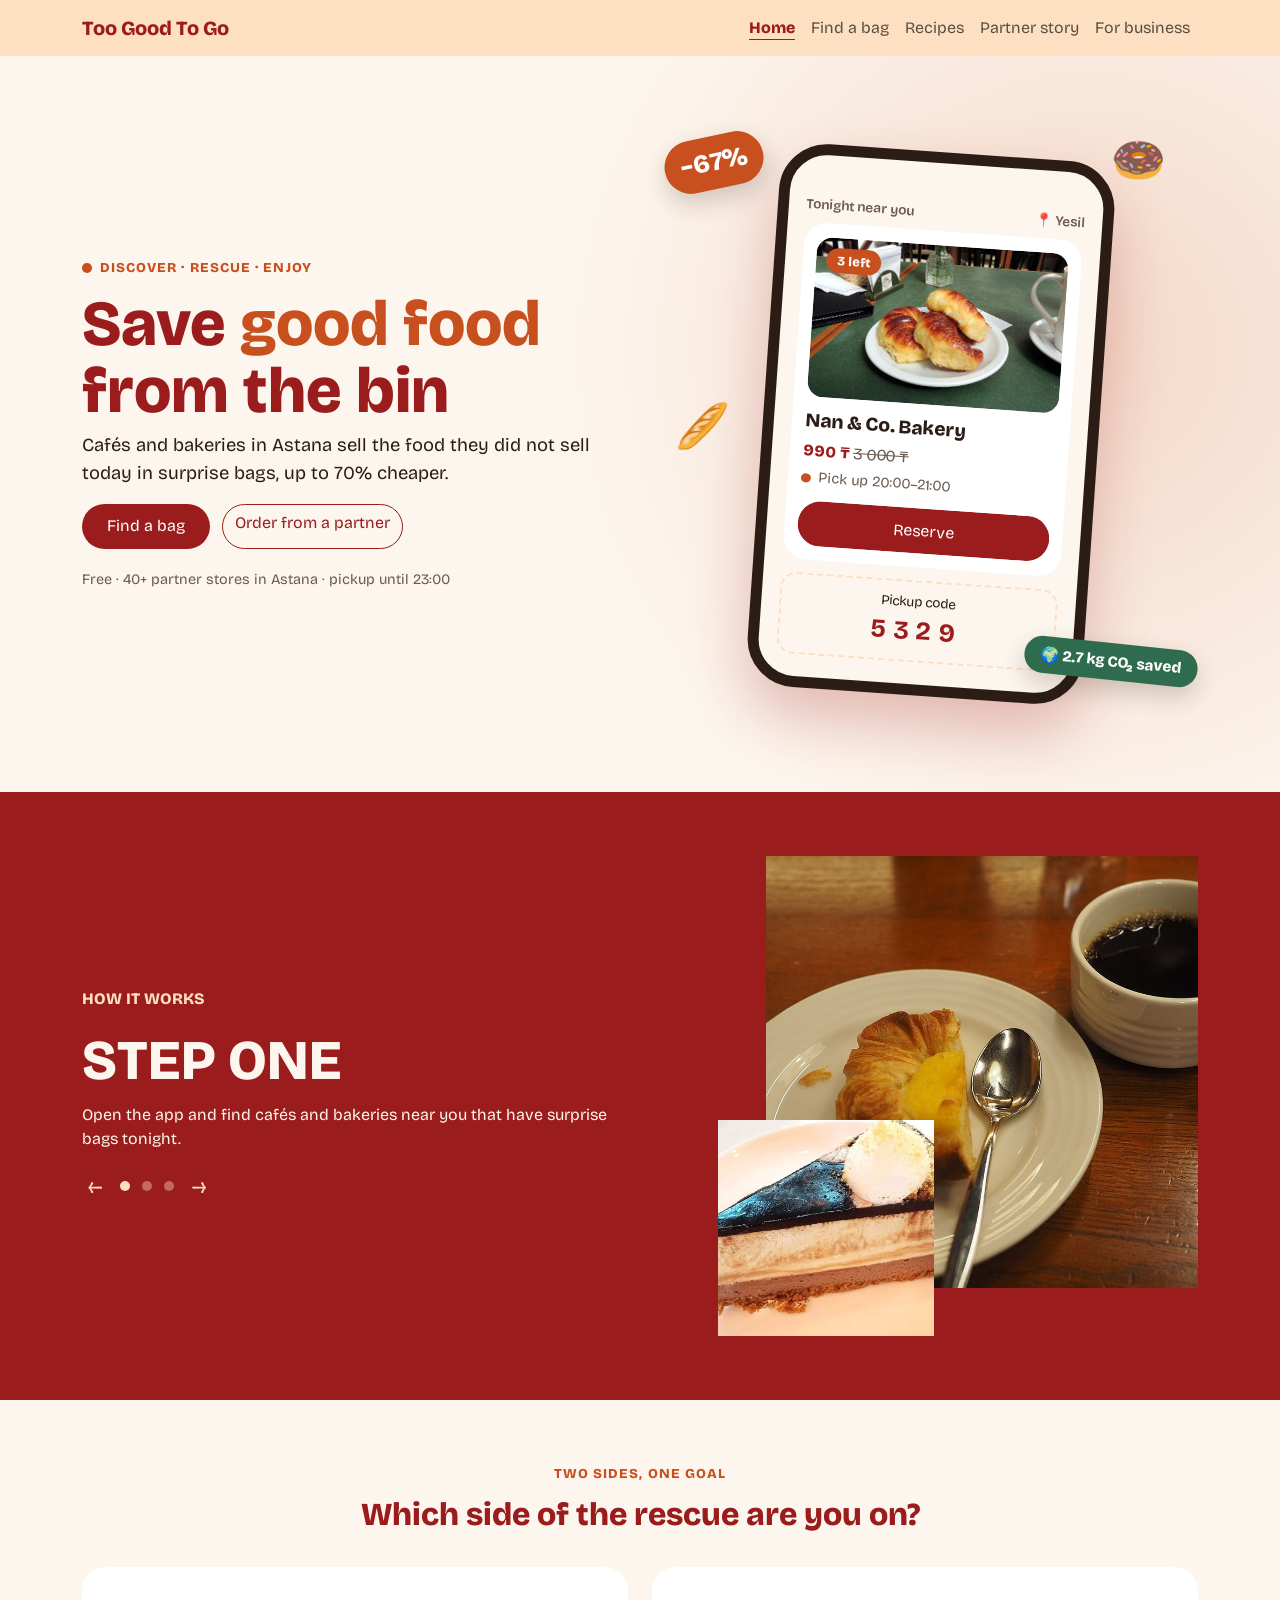
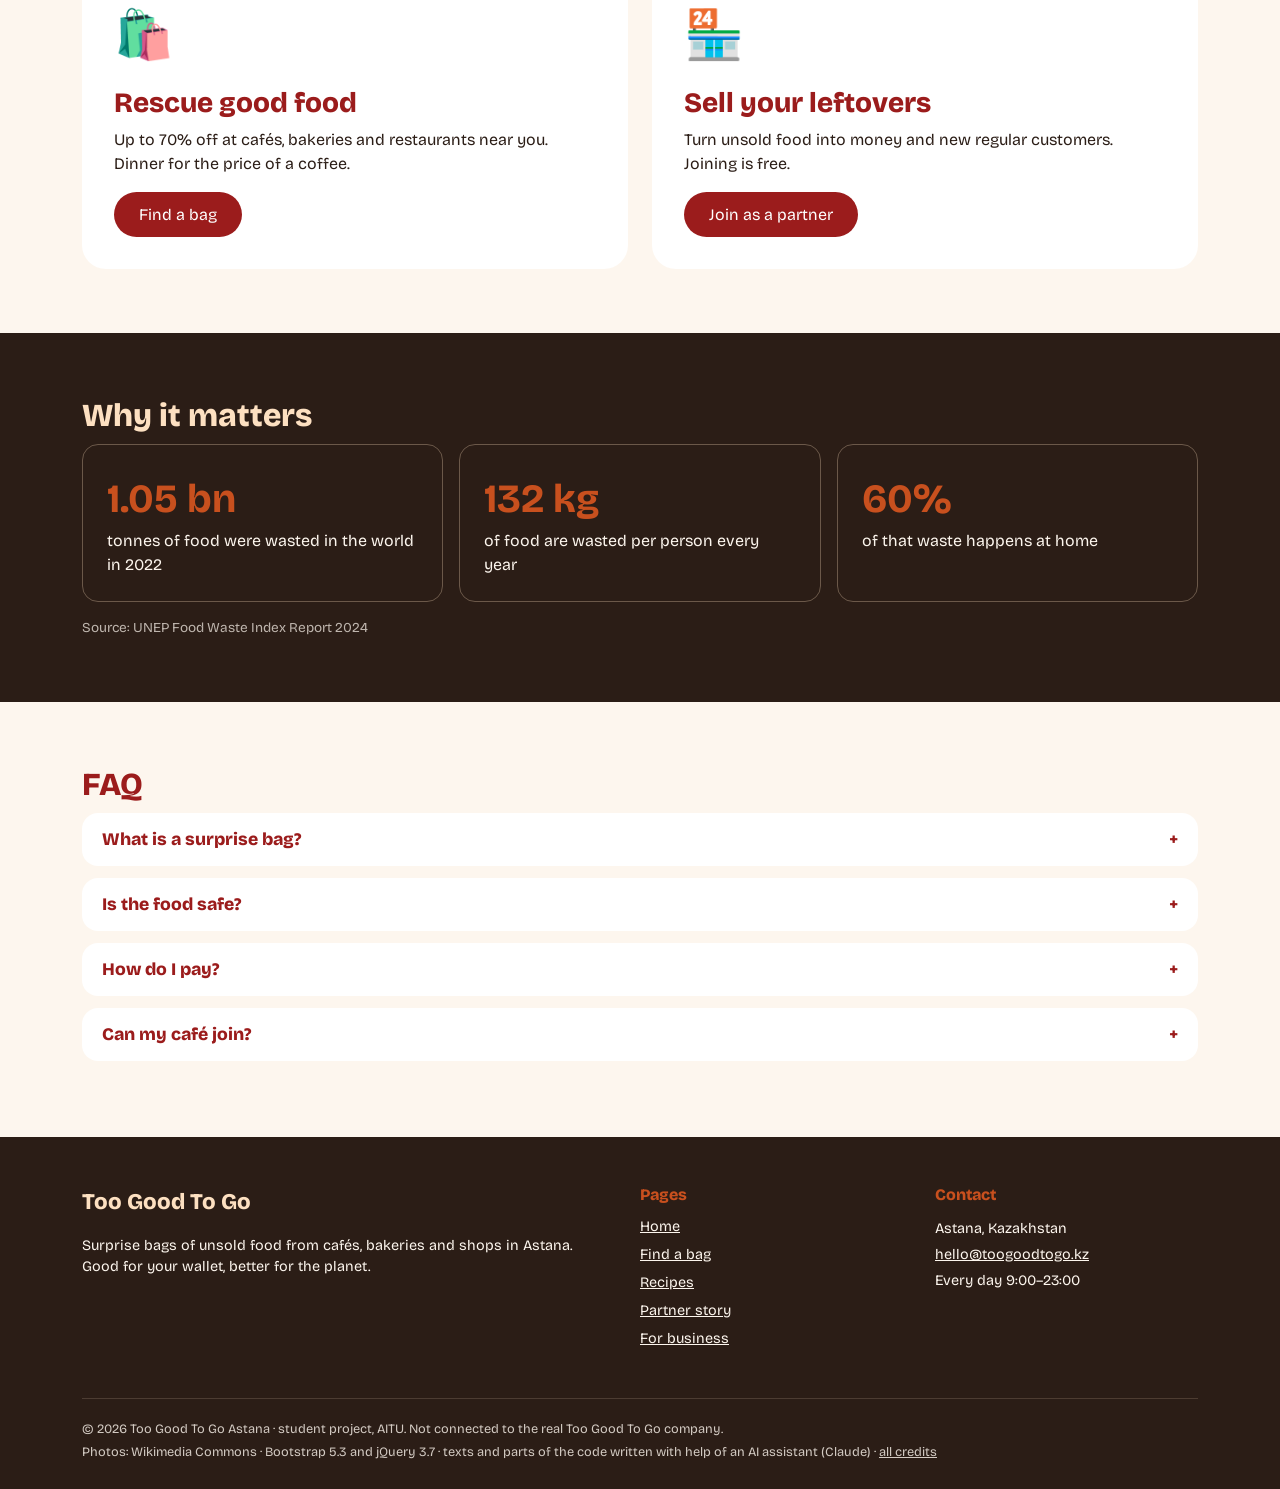
<file: index.html>
<!DOCTYPE html>
<html lang="en">
<head>
    <meta charset="UTF-8">
    <meta name="viewport" content="width=device-width, initial-scale=1">
    <title>Too Good To Go Astana</title>
    <link href="https://fonts.googleapis.com/css2?family=Bricolage+Grotesque:wght@400;600;800&display=swap" rel="stylesheet">
    <link href="https://cdn.jsdelivr.net/npm/bootstrap@5.3.8/dist/css/bootstrap.min.css" rel="stylesheet"
          integrity="sha384-sRIl4kxILFvY47J16cr9ZwB07vP4J8+LH7qKQnuqkuIAvNWLzeN8tE5YBujZqJLB" crossorigin="anonymous">
    <link rel="stylesheet" href="css/style.css">
    <link rel="stylesheet" href="css/home.css">
</head>
<body>

<header>
    <nav class="navbar navbar-expand-lg">
        <div class="container">
            <a class="navbar-brand" href="index.html">Too Good To Go</a>
            <button class="navbar-toggler" type="button" data-bs-toggle="collapse" data-bs-target="#menu"
                    aria-controls="menu" aria-expanded="false" aria-label="Open the menu">
                <span class="navbar-toggler-icon"></span>
            </button>
            <div class="collapse navbar-collapse" id="menu">
                <ul class="navbar-nav ms-auto">
                    <li class="nav-item"><a class="nav-link active" aria-current="page" href="index.html">Home</a></li>
                    <li class="nav-item"><a class="nav-link" href="bags.html">Find a bag</a></li>
                    <li class="nav-item"><a class="nav-link" href="recipes.html">Recipes</a></li>
                    <li class="nav-item"><a class="nav-link" href="store.html">Partner story</a></li>
                    <li class="nav-item"><a class="nav-link" href="business.html">For business</a></li>
                </ul>
            </div>
        </div>
    </nav>
</header>

<main>
    <!-- Hero: text on the left, a phone made only with HTML and CSS on the right -->
    <section class="hero">
        <div class="container">
            <div class="row align-items-center g-4 g-lg-5">
                <div class="col-lg-6">
                    <p class="eyebrow"><span class="live-dot"></span>Discover · Rescue · Enjoy</p>
                    <h1>Save <span class="highlight">good food</span> from the bin</h1>
                    <p class="hero-lead">Cafés and bakeries in Astana sell the food they did not sell today in
                        surprise bags, up to 70% cheaper.</p>
                    <div class="hero-buttons">
                        <a class="btn btn-brand" href="bags.html">Find a bag</a>
                        <a class="btn btn-line" href="store.html#order">Order from a partner</a>
                    </div>
                    <p class="hero-note">Free · 40+ partner stores in Astana · pickup until 23:00</p>
                </div>
                <div class="col-lg-6">
                    <div class="hero-visual">
                        <div class="phone">
                            <p class="phone-top"><span>Tonight near you</span> <span>📍 Yesil</span></p>
                            <div class="phone-bag">
                                <div class="phone-photo">
                                    <img src="images/croissant.jpg" alt="Croissants on a plate">
                                    <span class="phone-left">3 left</span>
                                </div>
                                <p class="phone-store">Nan &amp; Co. Bakery</p>
                                <p class="price">990 ₸ <s>3 000 ₸</s></p>
                                <p class="phone-time"><span class="live-dot"></span>Pick up 20:00–21:00</p>
                                <a class="btn btn-brand w-100" href="store.html#order">Reserve</a>
                            </div>
                            <p class="phone-code">Pickup code <strong>5329</strong></p>
                        </div>
                        <span class="sticker sticker-sale" aria-hidden="true">−67%</span>
                        <span class="sticker sticker-co2" aria-hidden="true">🌍 2.7 kg CO₂ saved</span>
                        <span class="sticker-emoji sticker-bread" aria-hidden="true">🥖</span>
                        <span class="sticker-emoji sticker-donut" aria-hidden="true">🍩</span>
                    </div>
                </div>
            </div>
        </div>
    </section>

    <!-- How it works: Bootstrap carousel with 3 slides, arrows and dots under the text -->
    <section class="how">
        <div class="container">
            <div id="howCarousel" class="carousel slide">
                <div class="carousel-inner">
                    <div class="carousel-item active">
                        <div class="row align-items-center g-4">
                            <div class="col-md-6">
                                <p class="how-label">How it works</p>
                                <h2>Step one</h2>
                                <p>Open the app and find cafés and bakeries near you that have surprise bags tonight.</p>
                                <div class="how-controls">
                                    <button type="button" data-bs-target="#howCarousel" data-bs-slide="prev" aria-label="Previous step">←</button>
                                    <button type="button" class="dot active" data-bs-target="#howCarousel" data-bs-slide-to="0" aria-label="Step 1"></button>
                                    <button type="button" class="dot" data-bs-target="#howCarousel" data-bs-slide-to="1" aria-label="Step 2"></button>
                                    <button type="button" class="dot" data-bs-target="#howCarousel" data-bs-slide-to="2" aria-label="Step 3"></button>
                                    <button type="button" data-bs-target="#howCarousel" data-bs-slide="next" aria-label="Next step">→</button>
                                </div>
                            </div>
                            <div class="col-md-6">
                                <div class="how-photos">
                                    <img src="images/coffee.jpg" class="how-big" alt="Coffee and a pastry">
                                    <img src="images/cake.jpg" class="how-small" alt="A slice of cake">
                                </div>
                            </div>
                        </div>
                    </div>
                    <div class="carousel-item">
                        <div class="row align-items-center g-4">
                            <div class="col-md-6">
                                <p class="how-label">How it works</p>
                                <h2>Step two</h2>
                                <p>Reserve a bag and pay in the app. The café keeps it for you until pickup time.</p>
                                <div class="how-controls">
                                    <button type="button" data-bs-target="#howCarousel" data-bs-slide="prev" aria-label="Previous step">←</button>
                                    <button type="button" class="dot" data-bs-target="#howCarousel" data-bs-slide-to="0" aria-label="Step 1"></button>
                                    <button type="button" class="dot active" data-bs-target="#howCarousel" data-bs-slide-to="1" aria-label="Step 2"></button>
                                    <button type="button" class="dot" data-bs-target="#howCarousel" data-bs-slide-to="2" aria-label="Step 3"></button>
                                    <button type="button" data-bs-target="#howCarousel" data-bs-slide="next" aria-label="Next step">→</button>
                                </div>
                            </div>
                            <div class="col-md-6">
                                <div class="how-photos">
                                    <img src="images/doner.jpg" class="how-big" alt="Döner wrap">
                                    <img src="images/manti.jpg" class="how-small" alt="Mantı with yogurt">
                                </div>
                            </div>
                        </div>
                    </div>
                    <div class="carousel-item">
                        <div class="row align-items-center g-4">
                            <div class="col-md-6">
                                <p class="how-label">How it works</p>
                                <h2>Step three</h2>
                                <p>Show your code at the counter, take your bag home and enjoy good food.</p>
                                <div class="how-controls">
                                    <button type="button" data-bs-target="#howCarousel" data-bs-slide="prev" aria-label="Previous step">←</button>
                                    <button type="button" class="dot" data-bs-target="#howCarousel" data-bs-slide-to="0" aria-label="Step 1"></button>
                                    <button type="button" class="dot" data-bs-target="#howCarousel" data-bs-slide-to="1" aria-label="Step 2"></button>
                                    <button type="button" class="dot active" data-bs-target="#howCarousel" data-bs-slide-to="2" aria-label="Step 3"></button>
                                    <button type="button" data-bs-target="#howCarousel" data-bs-slide="next" aria-label="Next step">→</button>
                                </div>
                            </div>
                            <div class="col-md-6">
                                <div class="how-photos">
                                    <img src="images/fried-rice.jpg" class="how-big" alt="Fried rice">
                                    <img src="images/bread-pudding.jpg" class="how-small" alt="Bread pudding">
                                </div>
                            </div>
                        </div>
                    </div>
                </div>
            </div>
        </div>
    </section>

    <!-- Two sides: two cards in my own grid -->
    <section class="sides">
        <div class="container">
            <p class="eyebrow text-center">Two sides, one goal</p>
            <h2 class="text-center">Which side of the rescue are you on?</h2>
            <div class="sides-grid">
                <article class="side">
                    <span class="side-emoji" aria-hidden="true">🛍️</span>
                    <h3>Rescue good food</h3>
                    <p>Up to 70% off at cafés, bakeries and restaurants near you. Dinner for the price of a coffee.</p>
                    <a class="btn btn-brand" href="bags.html">Find a bag</a>
                </article>
                <article class="side">
                    <span class="side-emoji" aria-hidden="true">🏪</span>
                    <h3>Sell your leftovers</h3>
                    <p>Turn unsold food into money and new regular customers. Joining is free.</p>
                    <a class="btn btn-brand" href="business.html">Join as a partner</a>
                </article>
            </div>
        </div>
    </section>

    <!-- Numbers: my own grid -->
    <section class="numbers">
        <div class="container">
            <h2>Why it matters</h2>
            <ul class="stats">
                <li><strong>1.05 bn</strong> tonnes of food were wasted in the world in 2022</li>
                <li><strong>132 kg</strong> of food are wasted per person every year</li>
                <li><strong>60%</strong> of that waste happens at home</li>
            </ul>
            <p class="source">Source: UNEP Food Waste Index Report 2024</p>
        </div>
    </section>

    <!-- FAQ: my own accordion, opened and closed with jQuery (js/home.js) -->
    <section>
        <div class="container">
            <h2>FAQ</h2>
            <div class="faq">
                <div class="faq-item">
                    <h3><button class="faq-question" type="button" aria-expanded="false">What is a surprise bag?</button></h3>
                    <div class="faq-answer">
                        <p>Food that a café did not sell today. You know the café, but not what exactly is inside.</p>
                    </div>
                </div>
                <div class="faq-item">
                    <h3><button class="faq-question" type="button" aria-expanded="false">Is the food safe?</button></h3>
                    <div class="faq-answer">
                        <p>Yes. It is fresh today, it just will not be sold tomorrow.</p>
                    </div>
                </div>
                <div class="faq-item">
                    <h3><button class="faq-question" type="button" aria-expanded="false">How do I pay?</button></h3>
                    <div class="faq-answer">
                        <p>You choose the food and the pickup time on the website and pay at the counter.</p>
                    </div>
                </div>
                <div class="faq-item">
                    <h3><button class="faq-question" type="button" aria-expanded="false">Can my café join?</button></h3>
                    <div class="faq-answer">
                        <p>Yes, it is free. Fill in the form on the <a href="business.html">For business</a> page.</p>
                    </div>
                </div>
            </div>
        </div>
    </section>
</main>

<footer>
    <div class="container">
        <!-- my own grid: 1 column on a phone, 3 from 768px -->
        <div class="footer-grid">
            <div>
                <p class="footer-brand">Too Good To Go</p>
                <p>Surprise bags of unsold food from cafés, bakeries and shops in Astana.
                    Good for your wallet, better for the planet.</p>
            </div>
            <nav aria-label="Footer menu">
                <h2 class="footer-title">Pages</h2>
                <ul class="footer-list">
                    <li><a href="index.html">Home</a></li>
                    <li><a href="bags.html">Find a bag</a></li>
                    <li><a href="recipes.html">Recipes</a></li>
                    <li><a href="store.html">Partner story</a></li>
                    <li><a href="business.html">For business</a></li>
                </ul>
            </nav>
            <div>
                <h2 class="footer-title">Contact</h2>
                <address>
                    Astana, Kazakhstan<br>
                    <a href="mailto:hello@toogoodtogo.kz">hello@toogoodtogo.kz</a><br>
                    Every day 9:00–23:00
                </address>
            </div>
        </div>
        <div class="footer-bottom">
            <p>© 2026 Too Good To Go Astana · student project, AITU. Not connected to the real Too Good To Go company.</p>
            <p class="credits">Photos: Wikimedia Commons ·
                Bootstrap 5.3 and jQuery 3.7 · texts and parts of the code written with help of an AI assistant (Claude) ·
                <a href="https://github.com/A11ert/TooGoodToGo#credits">all credits</a></p>
        </div>
    </div>
</footer>

<script src="https://code.jquery.com/jquery-3.7.1.min.js"
        integrity="sha256-/JqT3SQfawRcv/BIHPThkBvs0OEvtFFmqPF/lYI/Cxo=" crossorigin="anonymous"></script>
<script src="https://cdn.jsdelivr.net/npm/bootstrap@5.3.8/dist/js/bootstrap.bundle.min.js"
        integrity="sha384-FKyoEForCGlyvwx9Hj09JcYn3nv7wiPVlz7YYwJrWVcXK/BmnVDxM+D2scQbITxI"
        crossorigin="anonymous"></script>
<script src="js/main.js"></script>
<script src="js/home.js"></script>
</body>
</html>
</file>
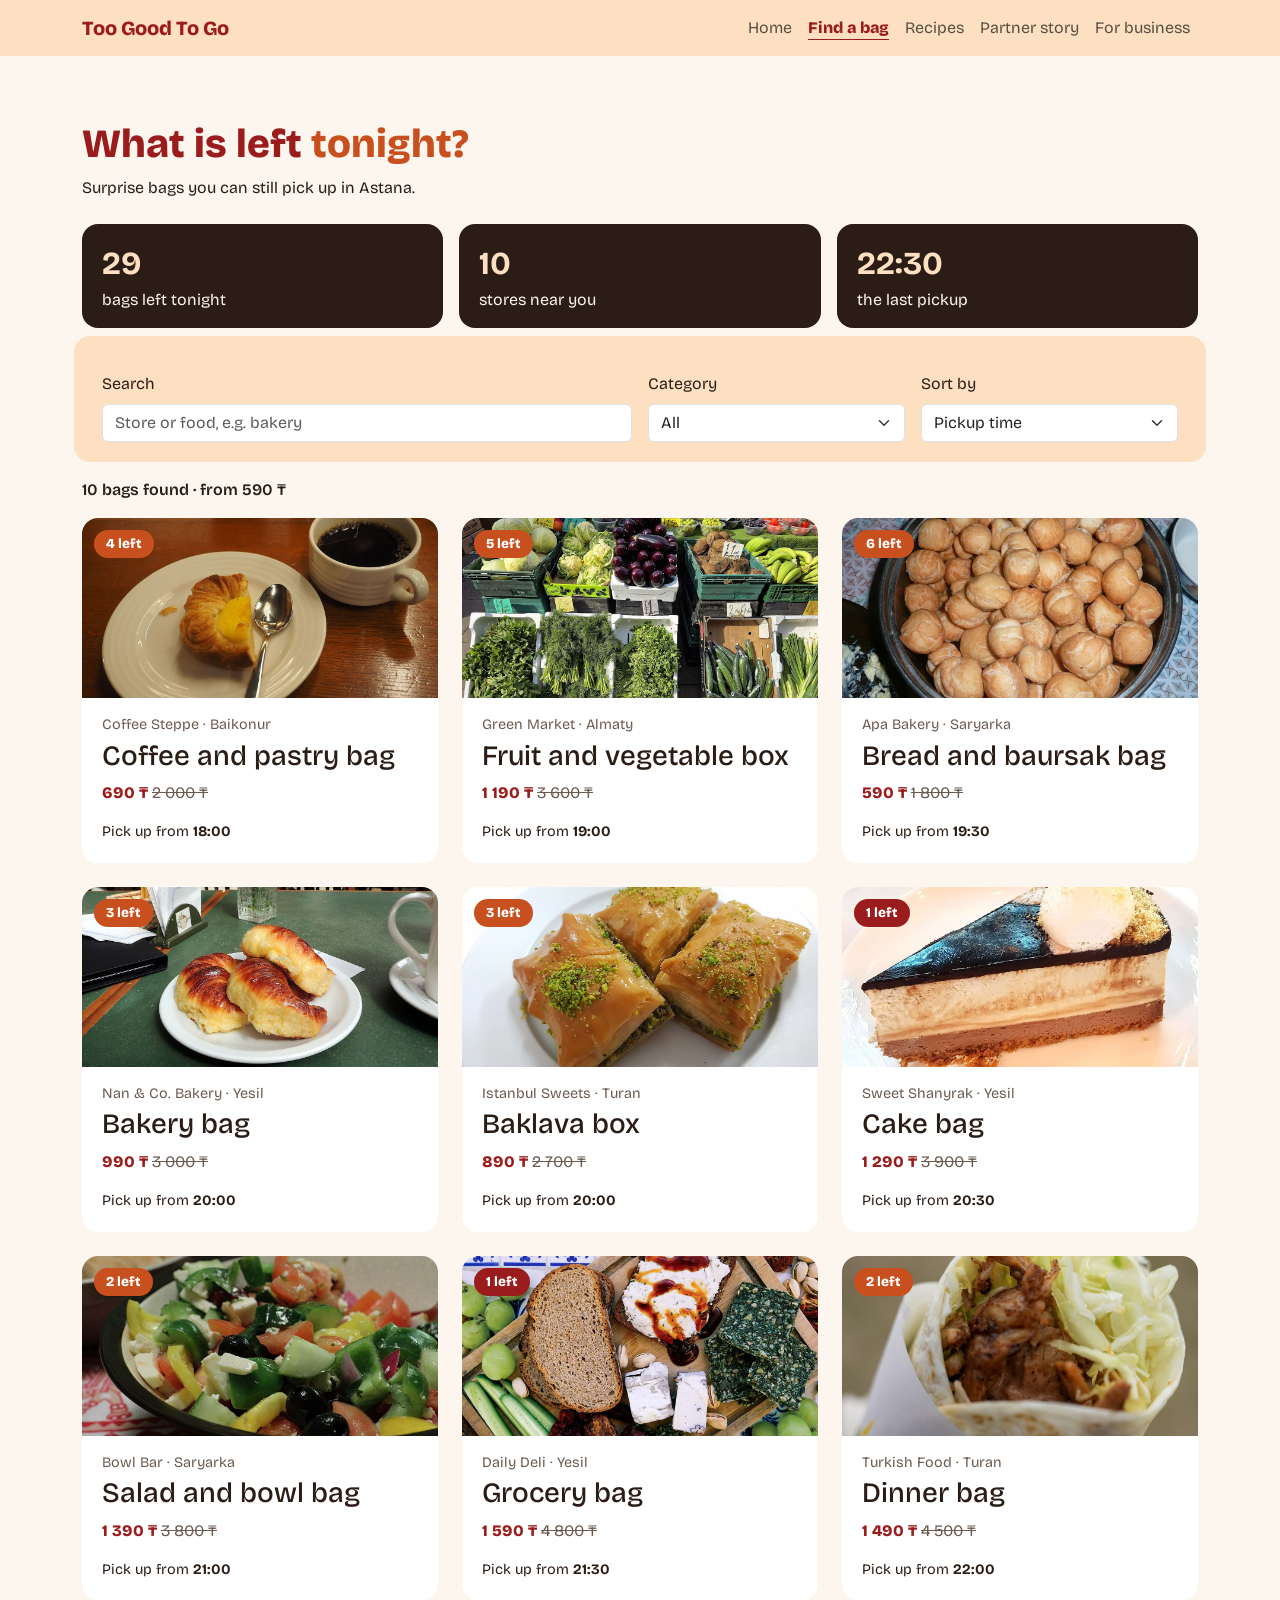
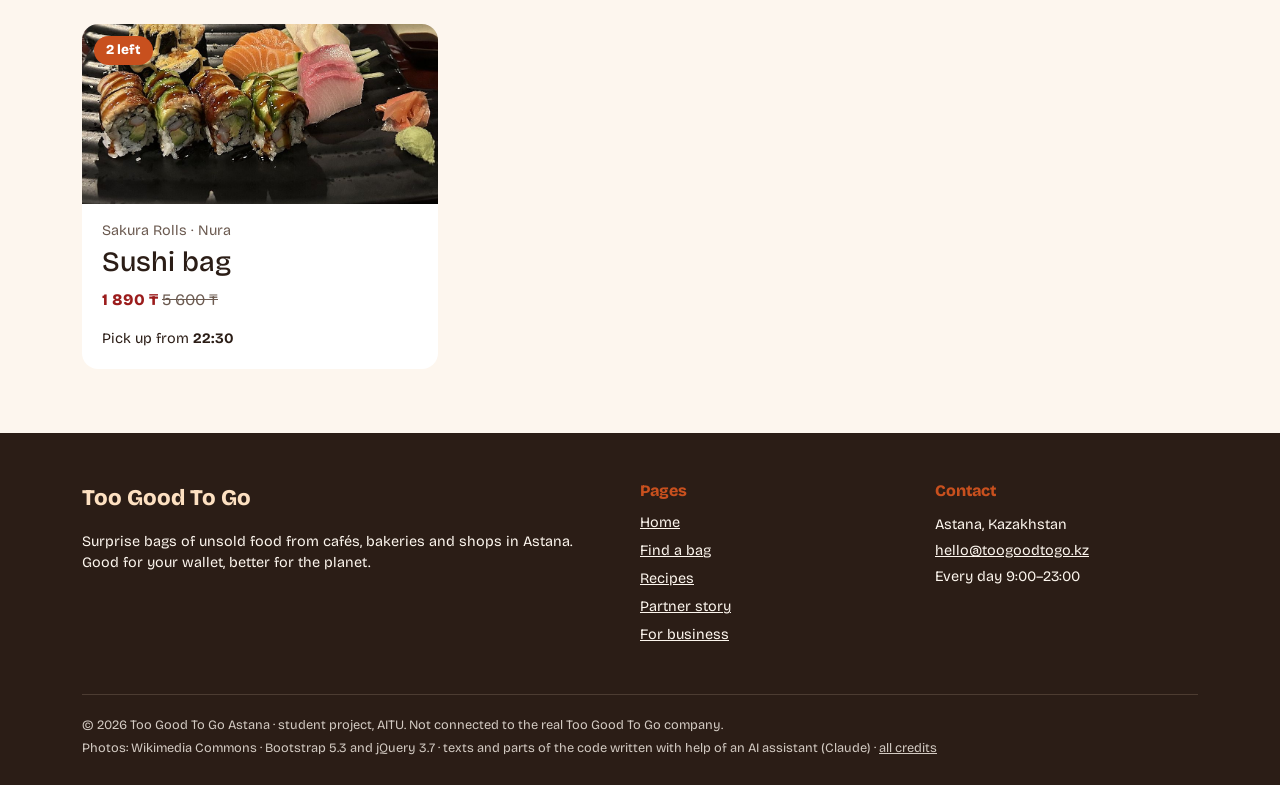
<file: bags.html>
<!DOCTYPE html>
<html lang="en">
<head>
    <meta charset="UTF-8">
    <meta name="viewport" content="width=device-width, initial-scale=1">
    <title>Find a bag — Too Good To Go</title>
    <link href="https://fonts.googleapis.com/css2?family=Bricolage+Grotesque:wght@400;600;800&display=swap" rel="stylesheet">
    <link href="https://cdn.jsdelivr.net/npm/bootstrap@5.3.8/dist/css/bootstrap.min.css" rel="stylesheet"
          integrity="sha384-sRIl4kxILFvY47J16cr9ZwB07vP4J8+LH7qKQnuqkuIAvNWLzeN8tE5YBujZqJLB" crossorigin="anonymous">
    <link rel="stylesheet" href="css/style.css">
    <link rel="stylesheet" href="css/bags.css">
</head>
<body>

<header>
    <nav class="navbar navbar-expand-lg">
        <div class="container">
            <a class="navbar-brand" href="index.html">Too Good To Go</a>
            <button class="navbar-toggler" type="button" data-bs-toggle="collapse" data-bs-target="#menu"
                    aria-controls="menu" aria-expanded="false" aria-label="Open the menu">
                <span class="navbar-toggler-icon"></span>
            </button>
            <div class="collapse navbar-collapse" id="menu">
                <ul class="navbar-nav ms-auto">
                    <li class="nav-item"><a class="nav-link" href="index.html">Home</a></li>
                    <li class="nav-item"><a class="nav-link active" aria-current="page" href="bags.html">Find a bag</a></li>
                    <li class="nav-item"><a class="nav-link" href="recipes.html">Recipes</a></li>
                    <li class="nav-item"><a class="nav-link" href="store.html">Partner story</a></li>
                    <li class="nav-item"><a class="nav-link" href="business.html">For business</a></li>
                </ul>
            </div>
        </div>
    </nav>
</header>

<main>
    <!-- Bags: made by JavaScript from an array (js/bags.js) -->
    <section>
        <div class="container">
            <h1>What is left <span class="highlight">tonight?</span></h1>
            <p>Surprise bags you can still pick up in Astana.</p>

            <!-- quick facts: JavaScript counts them from the array -->
            <ul class="facts">
                <li><strong id="fact-bags">0</strong> bags left tonight</li>
                <li><strong id="fact-stores">0</strong> stores near you</li>
                <li><strong id="fact-last">--:--</strong> the last pickup</li>
            </ul>

            <!-- search, filter and sort -->
            <div class="finder row g-3">
                <div class="col-md-6">
                    <label for="search" class="form-label">Search</label>
                    <input type="search" id="search" class="form-control" placeholder="Store or food, e.g. bakery">
                </div>
                <div class="col-6 col-md-3">
                    <label for="category" class="form-label">Category</label>
                    <select id="category" class="form-select">
                        <option value="all">All</option>
                        <option value="bakery">Bakery</option>
                        <option value="meals">Meals</option>
                        <option value="sweets">Sweets</option>
                        <option value="grocery">Grocery</option>
                    </select>
                </div>
                <div class="col-6 col-md-3">
                    <label for="sort" class="form-label">Sort by</label>
                    <select id="sort" class="form-select">
                        <option value="time">Pickup time</option>
                        <option value="cheap">Price: low to high</option>
                        <option value="discount">Biggest discount</option>
                    </select>
                </div>
            </div>

            <p class="result-info" id="result-info" aria-live="polite"></p>

            <div class="row g-4" id="bag-list"></div>

            <div class="empty" id="nothing">
                <p>Nothing found. Try another word or category.</p>
                <button type="button" class="btn btn-line" id="reset">Show all bags</button>
            </div>
        </div>
    </section>
</main>

<footer>
    <div class="container">
        <!-- my own grid: 1 column on a phone, 3 from 768px -->
        <div class="footer-grid">
            <div>
                <p class="footer-brand">Too Good To Go</p>
                <p>Surprise bags of unsold food from cafés, bakeries and shops in Astana.
                    Good for your wallet, better for the planet.</p>
            </div>
            <nav aria-label="Footer menu">
                <h2 class="footer-title">Pages</h2>
                <ul class="footer-list">
                    <li><a href="index.html">Home</a></li>
                    <li><a href="bags.html">Find a bag</a></li>
                    <li><a href="recipes.html">Recipes</a></li>
                    <li><a href="store.html">Partner story</a></li>
                    <li><a href="business.html">For business</a></li>
                </ul>
            </nav>
            <div>
                <h2 class="footer-title">Contact</h2>
                <address>
                    Astana, Kazakhstan<br>
                    <a href="mailto:hello@toogoodtogo.kz">hello@toogoodtogo.kz</a><br>
                    Every day 9:00–23:00
                </address>
            </div>
        </div>
        <div class="footer-bottom">
            <p>© 2026 Too Good To Go Astana · student project, AITU. Not connected to the real Too Good To Go company.</p>
            <p class="credits">Photos: Wikimedia Commons ·
                Bootstrap 5.3 and jQuery 3.7 · texts and parts of the code written with help of an AI assistant (Claude) ·
                <a href="https://github.com/A11ert/TooGoodToGo#credits">all credits</a></p>
        </div>
    </div>
</footer>

<script src="https://code.jquery.com/jquery-3.7.1.min.js"
        integrity="sha256-/JqT3SQfawRcv/BIHPThkBvs0OEvtFFmqPF/lYI/Cxo=" crossorigin="anonymous"></script>
<script src="https://cdn.jsdelivr.net/npm/bootstrap@5.3.8/dist/js/bootstrap.bundle.min.js"
        integrity="sha384-FKyoEForCGlyvwx9Hj09JcYn3nv7wiPVlz7YYwJrWVcXK/BmnVDxM+D2scQbITxI"
        crossorigin="anonymous"></script>
<script src="js/main.js"></script>
<script src="js/bags.js"></script>
</body>
</html>
</file>
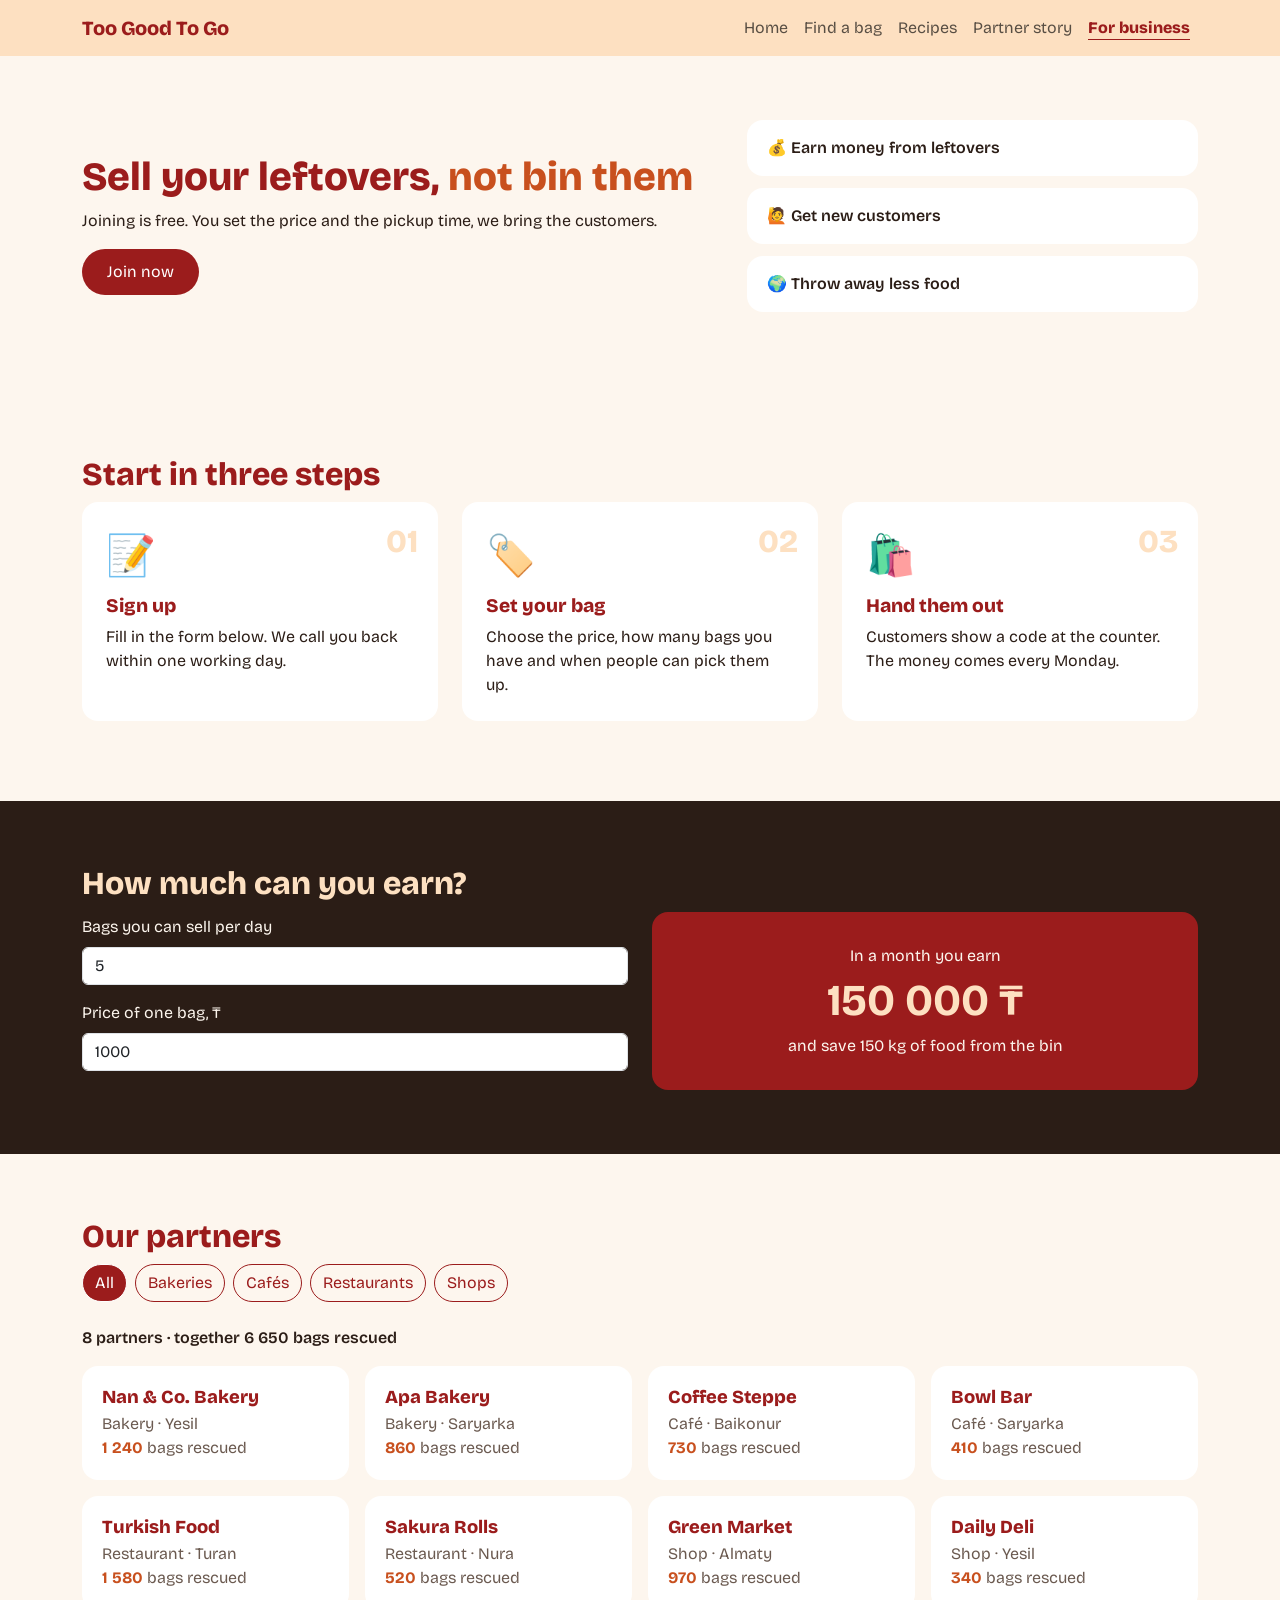
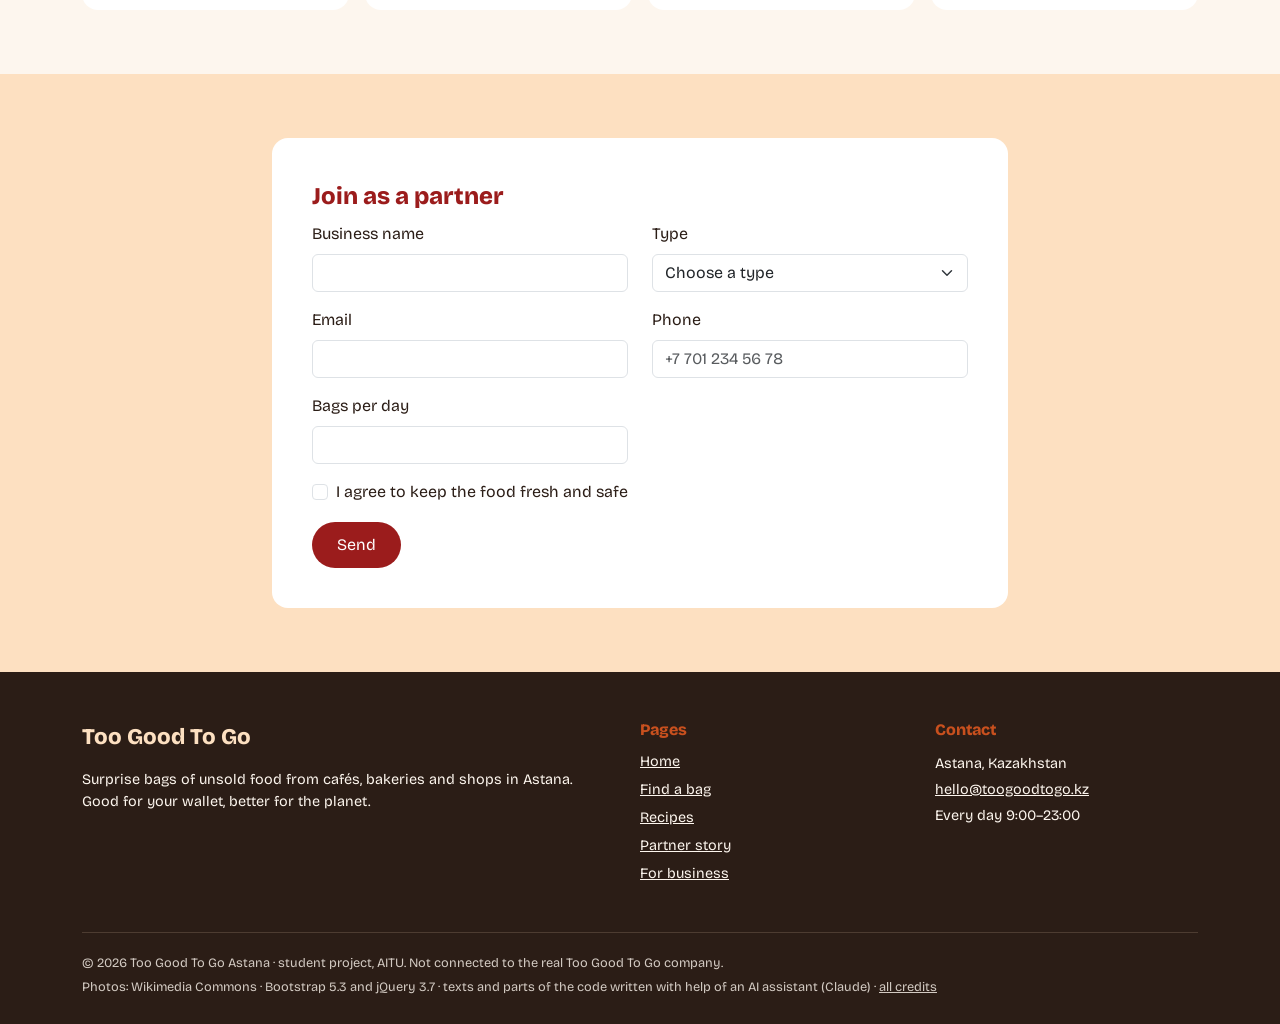
<file: business.html>
<!DOCTYPE html>
<html lang="en">
<head>
    <meta charset="UTF-8">
    <meta name="viewport" content="width=device-width, initial-scale=1">
    <title>For business — Too Good To Go</title>
    <link href="https://fonts.googleapis.com/css2?family=Bricolage+Grotesque:wght@400;600;800&display=swap" rel="stylesheet">
    <link href="https://cdn.jsdelivr.net/npm/bootstrap@5.3.8/dist/css/bootstrap.min.css" rel="stylesheet"
          integrity="sha384-sRIl4kxILFvY47J16cr9ZwB07vP4J8+LH7qKQnuqkuIAvNWLzeN8tE5YBujZqJLB" crossorigin="anonymous">
    <link rel="stylesheet" href="css/style.css">
    <link rel="stylesheet" href="css/business.css">
</head>
<body>

<header>
    <nav class="navbar navbar-expand-lg">
        <div class="container">
            <a class="navbar-brand" href="index.html">Too Good To Go</a>
            <button class="navbar-toggler" type="button" data-bs-toggle="collapse" data-bs-target="#menu"
                    aria-controls="menu" aria-expanded="false" aria-label="Open the menu">
                <span class="navbar-toggler-icon"></span>
            </button>
            <div class="collapse navbar-collapse" id="menu">
                <ul class="navbar-nav ms-auto">
                    <li class="nav-item"><a class="nav-link" href="index.html">Home</a></li>
                    <li class="nav-item"><a class="nav-link" href="bags.html">Find a bag</a></li>
                    <li class="nav-item"><a class="nav-link" href="recipes.html">Recipes</a></li>
                    <li class="nav-item"><a class="nav-link" href="store.html">Partner story</a></li>
                    <li class="nav-item"><a class="nav-link active" aria-current="page" href="business.html">For business</a></li>
                </ul>
            </div>
        </div>
    </nav>
</header>

<main>
    <section>
        <div class="container">
            <div class="row align-items-center g-4">
                <div class="col-lg-7">
                    <h1>Sell your leftovers, <span class="highlight">not bin them</span></h1>
                    <p>Joining is free. You set the price and the pickup time, we bring the customers.</p>
                    <a class="btn btn-brand js-scroll" href="#join">Join now</a>
                </div>
                <div class="col-lg-5">
                    <ul class="why">
                        <li>💰 Earn money from leftovers</li>
                        <li>🙋 Get new customers</li>
                        <li>🌍 Throw away less food</li>
                    </ul>
                </div>
            </div>
        </div>
    </section>

    <!-- How to start: an ordered list, because the steps go in order -->
    <section>
        <div class="container">
            <h2>Start in three steps</h2>
            <ol class="steps">
                <li>
                    <span class="step-icon" aria-hidden="true">📝</span>
                    <h3>Sign up</h3>
                    <p>Fill in the form below. We call you back within one working day.</p>
                </li>
                <li>
                    <span class="step-icon" aria-hidden="true">🏷️</span>
                    <h3>Set your bag</h3>
                    <p>Choose the price, how many bags you have and when people can pick them up.</p>
                </li>
                <li>
                    <span class="step-icon" aria-hidden="true">🛍️</span>
                    <h3>Hand them out</h3>
                    <p>Customers show a code at the counter. The money comes every Monday.</p>
                </li>
            </ol>
        </div>
    </section>

    <!-- Calculator: how much a partner earns in a month (js/business.js) -->
    <section class="calc">
        <div class="container">
            <h2>How much can you earn?</h2>
            <div class="row g-4 align-items-center">
                <div class="col-md-6">
                    <div class="mb-3">
                        <label for="calc-bags" class="form-label">Bags you can sell per day</label>
                        <input type="number" id="calc-bags" class="form-control" value="5" min="1" max="50">
                        <div class="invalid-feedback"></div>
                    </div>
                    <div class="mb-3">
                        <label for="calc-price" class="form-label">Price of one bag, ₸</label>
                        <input type="number" id="calc-price" class="form-control" value="1000" min="300" max="5000" step="100">
                        <div class="invalid-feedback"></div>
                    </div>
                </div>
                <div class="col-md-6">
                    <div class="calc-result" id="calc-result" aria-live="polite">
                        <p>In a month you earn</p>
                        <strong id="calc-money">150 000 ₸</strong>
                        <p id="calc-food">and save 150 kg of food from the bin</p>
                    </div>
                </div>
            </div>
        </div>
    </section>

    <!-- Partners: made by JavaScript from an array -->
    <section>
        <div class="container">
            <h2>Our partners</h2>
            <div class="filters" id="partner-filters">
                <button type="button" class="btn btn-line active" data-type="all">All</button>
                <button type="button" class="btn btn-line" data-type="Bakery">Bakeries</button>
                <button type="button" class="btn btn-line" data-type="Café">Cafés</button>
                <button type="button" class="btn btn-line" data-type="Restaurant">Restaurants</button>
                <button type="button" class="btn btn-line" data-type="Shop">Shops</button>
            </div>
            <p class="partner-total" id="partner-total"></p>
            <div class="row g-3" id="partner-list"></div>
        </div>
    </section>

    <!-- Join form -->
    <section id="join" class="join">
        <div class="container">
            <div class="row justify-content-center">
                <div class="col-lg-8">
                    <form class="site-form" id="join-form" novalidate>
                        <fieldset>
                            <legend>Join as a partner</legend>
                            <div class="row">
                                <div class="col-md-6 mb-3">
                                    <label for="j-name" class="form-label">Business name</label>
                                    <input type="text" id="j-name" class="form-control" autocomplete="organization">
                                    <div class="invalid-feedback"></div>
                                </div>
                                <div class="col-md-6 mb-3">
                                    <label for="j-type" class="form-label">Type</label>
                                    <select id="j-type" class="form-select">
                                        <option value="">Choose a type</option>
                                        <option>Bakery</option>
                                        <option>Café</option>
                                        <option>Restaurant</option>
                                        <option>Shop</option>
                                    </select>
                                    <div class="invalid-feedback"></div>
                                </div>
                                <div class="col-md-6 mb-3">
                                    <label for="j-email" class="form-label">Email</label>
                                    <input type="email" id="j-email" class="form-control" autocomplete="email">
                                    <div class="invalid-feedback"></div>
                                </div>
                                <div class="col-md-6 mb-3">
                                    <label for="j-phone" class="form-label">Phone</label>
                                    <input type="tel" id="j-phone" class="form-control" placeholder="+7 701 234 56 78" autocomplete="tel">
                                    <div class="invalid-feedback"></div>
                                </div>
                                <div class="col-md-6 mb-3">
                                    <label for="j-bags" class="form-label">Bags per day</label>
                                    <input type="number" id="j-bags" class="form-control" min="1" max="50">
                                    <div class="invalid-feedback"></div>
                                </div>
                                <div class="col-12 mb-3">
                                    <div class="form-check">
                                        <input type="checkbox" id="j-agree" class="form-check-input">
                                        <label for="j-agree" class="form-check-label">I agree to keep the food fresh and safe</label>
                                        <div class="invalid-feedback"></div>
                                    </div>
                                </div>
                            </div>
                            <button type="submit" class="btn btn-brand">Send</button>
                        </fieldset>
                    </form>
                    <p class="success" id="join-success" role="status"></p>
                </div>
            </div>
        </div>
    </section>
</main>

<footer>
    <div class="container">
        <!-- my own grid: 1 column on a phone, 3 from 768px -->
        <div class="footer-grid">
            <div>
                <p class="footer-brand">Too Good To Go</p>
                <p>Surprise bags of unsold food from cafés, bakeries and shops in Astana.
                    Good for your wallet, better for the planet.</p>
            </div>
            <nav aria-label="Footer menu">
                <h2 class="footer-title">Pages</h2>
                <ul class="footer-list">
                    <li><a href="index.html">Home</a></li>
                    <li><a href="bags.html">Find a bag</a></li>
                    <li><a href="recipes.html">Recipes</a></li>
                    <li><a href="store.html">Partner story</a></li>
                    <li><a href="business.html">For business</a></li>
                </ul>
            </nav>
            <div>
                <h2 class="footer-title">Contact</h2>
                <address>
                    Astana, Kazakhstan<br>
                    <a href="mailto:hello@toogoodtogo.kz">hello@toogoodtogo.kz</a><br>
                    Every day 9:00–23:00
                </address>
            </div>
        </div>
        <div class="footer-bottom">
            <p>© 2026 Too Good To Go Astana · student project, AITU. Not connected to the real Too Good To Go company.</p>
            <p class="credits">Photos: Wikimedia Commons ·
                Bootstrap 5.3 and jQuery 3.7 · texts and parts of the code written with help of an AI assistant (Claude) ·
                <a href="https://github.com/A11ert/TooGoodToGo#credits">all credits</a></p>
        </div>
    </div>
</footer>

<script src="https://code.jquery.com/jquery-3.7.1.min.js"
        integrity="sha256-/JqT3SQfawRcv/BIHPThkBvs0OEvtFFmqPF/lYI/Cxo=" crossorigin="anonymous"></script>
<script src="https://cdn.jsdelivr.net/npm/bootstrap@5.3.8/dist/js/bootstrap.bundle.min.js"
        integrity="sha384-FKyoEForCGlyvwx9Hj09JcYn3nv7wiPVlz7YYwJrWVcXK/BmnVDxM+D2scQbITxI"
        crossorigin="anonymous"></script>
<script src="js/main.js"></script>
<script src="js/business.js"></script>
</body>
</html>
</file>
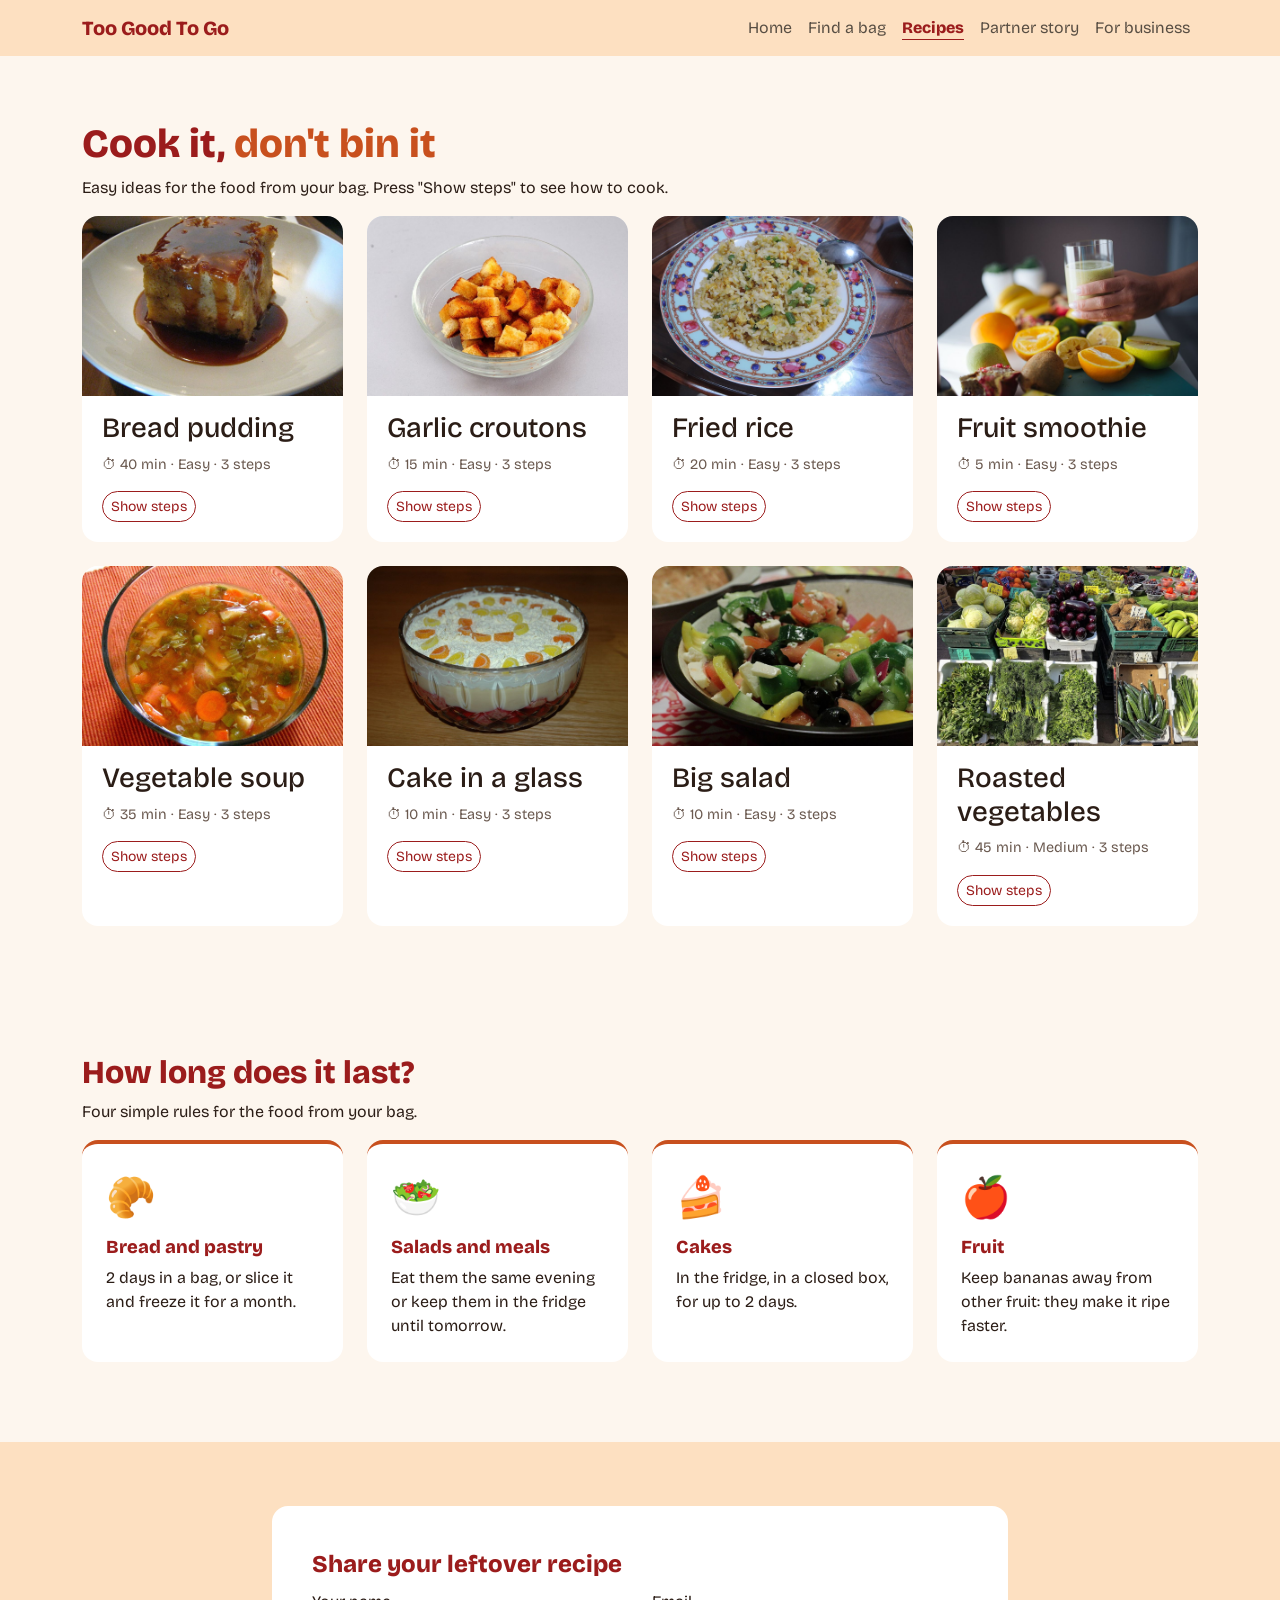
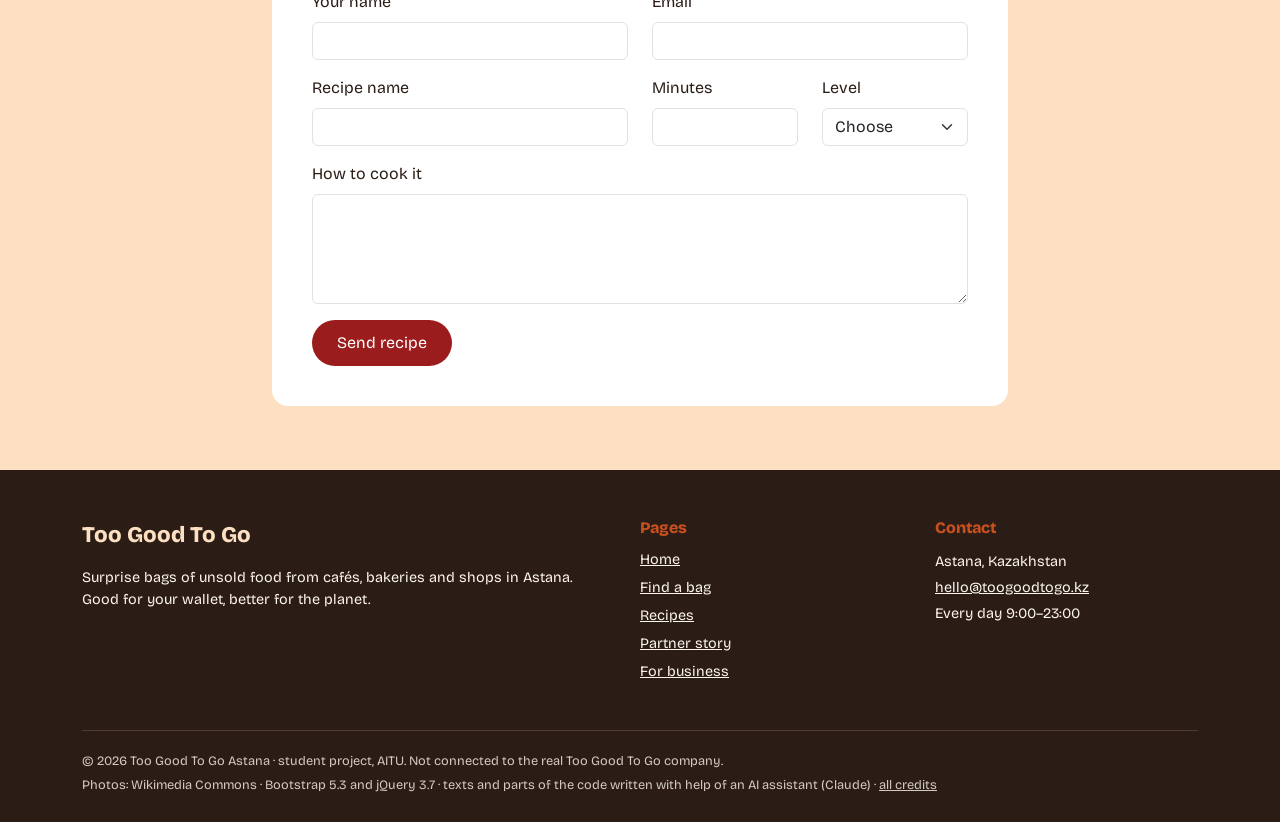
<file: recipes.html>
<!DOCTYPE html>
<html lang="en">
<head>
    <meta charset="UTF-8">
    <meta name="viewport" content="width=device-width, initial-scale=1">
    <title>Recipes — Too Good To Go</title>
    <link href="https://fonts.googleapis.com/css2?family=Bricolage+Grotesque:wght@400;600;800&display=swap" rel="stylesheet">
    <link href="https://cdn.jsdelivr.net/npm/bootstrap@5.3.8/dist/css/bootstrap.min.css" rel="stylesheet"
          integrity="sha384-sRIl4kxILFvY47J16cr9ZwB07vP4J8+LH7qKQnuqkuIAvNWLzeN8tE5YBujZqJLB" crossorigin="anonymous">
    <link rel="stylesheet" href="css/style.css">
    <link rel="stylesheet" href="css/recipes.css">
</head>
<body>

<header>
    <nav class="navbar navbar-expand-lg">
        <div class="container">
            <a class="navbar-brand" href="index.html">Too Good To Go</a>
            <button class="navbar-toggler" type="button" data-bs-toggle="collapse" data-bs-target="#menu"
                    aria-controls="menu" aria-expanded="false" aria-label="Open the menu">
                <span class="navbar-toggler-icon"></span>
            </button>
            <div class="collapse navbar-collapse" id="menu">
                <ul class="navbar-nav ms-auto">
                    <li class="nav-item"><a class="nav-link" href="index.html">Home</a></li>
                    <li class="nav-item"><a class="nav-link" href="bags.html">Find a bag</a></li>
                    <li class="nav-item"><a class="nav-link active" aria-current="page" href="recipes.html">Recipes</a></li>
                    <li class="nav-item"><a class="nav-link" href="store.html">Partner story</a></li>
                    <li class="nav-item"><a class="nav-link" href="business.html">For business</a></li>
                </ul>
            </div>
        </div>
    </nav>
</header>

<main>
    <!-- Recipes: made by JavaScript from an array (js/recipes.js) -->
    <section>
        <div class="container">
            <h1>Cook it, <span class="highlight">don't bin it</span></h1>
            <p>Easy ideas for the food from your bag. Press "Show steps" to see how to cook.</p>
            <div class="row g-4" id="recipe-list"></div>
        </div>
    </section>

    <!-- Storage tips: Flexbox, 1 per row on a phone, 4 in a row on a laptop -->
    <section class="keep-section">
        <div class="container">
            <h2>How long does it last?</h2>
            <p>Four simple rules for the food from your bag.</p>
            <ul class="keep">
                <li>
                    <span class="keep-icon" aria-hidden="true">🥐</span>
                    <h3>Bread and pastry</h3>
                    <p>2 days in a bag, or slice it and freeze it for a month.</p>
                </li>
                <li>
                    <span class="keep-icon" aria-hidden="true">🥗</span>
                    <h3>Salads and meals</h3>
                    <p>Eat them the same evening or keep them in the fridge until tomorrow.</p>
                </li>
                <li>
                    <span class="keep-icon" aria-hidden="true">🍰</span>
                    <h3>Cakes</h3>
                    <p>In the fridge, in a closed box, for up to 2 days.</p>
                </li>
                <li>
                    <span class="keep-icon" aria-hidden="true">🍎</span>
                    <h3>Fruit</h3>
                    <p>Keep bananas away from other fruit: they make it ripe faster.</p>
                </li>
            </ul>
        </div>
    </section>

    <!-- Form: share your own recipe -->
    <section class="share">
        <div class="container">
            <div class="row justify-content-center">
                <div class="col-lg-8">
                    <form class="site-form" id="recipe-form" novalidate>
                        <fieldset>
                            <legend>Share your leftover recipe</legend>
                            <div class="row">
                                <div class="col-md-6 mb-3">
                                    <label for="r-name" class="form-label">Your name</label>
                                    <input type="text" id="r-name" class="form-control" autocomplete="name">
                                    <div class="invalid-feedback"></div>
                                </div>
                                <div class="col-md-6 mb-3">
                                    <label for="r-email" class="form-label">Email</label>
                                    <input type="email" id="r-email" class="form-control" autocomplete="email">
                                    <div class="invalid-feedback"></div>
                                </div>
                                <div class="col-md-6 mb-3">
                                    <label for="r-title" class="form-label">Recipe name</label>
                                    <input type="text" id="r-title" class="form-control">
                                    <div class="invalid-feedback"></div>
                                </div>
                                <div class="col-6 col-md-3 mb-3">
                                    <label for="r-time" class="form-label">Minutes</label>
                                    <input type="number" id="r-time" class="form-control" min="1" max="180">
                                    <div class="invalid-feedback"></div>
                                </div>
                                <div class="col-6 col-md-3 mb-3">
                                    <label for="r-level" class="form-label">Level</label>
                                    <select id="r-level" class="form-select">
                                        <option value="">Choose</option>
                                        <option>Easy</option>
                                        <option>Medium</option>
                                    </select>
                                    <div class="invalid-feedback"></div>
                                </div>
                                <div class="col-12 mb-3">
                                    <label for="r-steps" class="form-label">How to cook it</label>
                                    <textarea id="r-steps" class="form-control" rows="4"></textarea>
                                    <div class="invalid-feedback"></div>
                                </div>
                            </div>
                            <button type="submit" class="btn btn-brand">Send recipe</button>
                        </fieldset>
                    </form>
                    <p class="success" id="recipe-success" role="status"></p>
                </div>
            </div>
        </div>
    </section>
</main>

<footer>
    <div class="container">
        <!-- my own grid: 1 column on a phone, 3 from 768px -->
        <div class="footer-grid">
            <div>
                <p class="footer-brand">Too Good To Go</p>
                <p>Surprise bags of unsold food from cafés, bakeries and shops in Astana.
                    Good for your wallet, better for the planet.</p>
            </div>
            <nav aria-label="Footer menu">
                <h2 class="footer-title">Pages</h2>
                <ul class="footer-list">
                    <li><a href="index.html">Home</a></li>
                    <li><a href="bags.html">Find a bag</a></li>
                    <li><a href="recipes.html">Recipes</a></li>
                    <li><a href="store.html">Partner story</a></li>
                    <li><a href="business.html">For business</a></li>
                </ul>
            </nav>
            <div>
                <h2 class="footer-title">Contact</h2>
                <address>
                    Astana, Kazakhstan<br>
                    <a href="mailto:hello@toogoodtogo.kz">hello@toogoodtogo.kz</a><br>
                    Every day 9:00–23:00
                </address>
            </div>
        </div>
        <div class="footer-bottom">
            <p>© 2026 Too Good To Go Astana · student project, AITU. Not connected to the real Too Good To Go company.</p>
            <p class="credits">Photos: Wikimedia Commons ·
                Bootstrap 5.3 and jQuery 3.7 · texts and parts of the code written with help of an AI assistant (Claude) ·
                <a href="https://github.com/A11ert/TooGoodToGo#credits">all credits</a></p>
        </div>
    </div>
</footer>

<script src="https://code.jquery.com/jquery-3.7.1.min.js"
        integrity="sha256-/JqT3SQfawRcv/BIHPThkBvs0OEvtFFmqPF/lYI/Cxo=" crossorigin="anonymous"></script>
<script src="https://cdn.jsdelivr.net/npm/bootstrap@5.3.8/dist/js/bootstrap.bundle.min.js"
        integrity="sha384-FKyoEForCGlyvwx9Hj09JcYn3nv7wiPVlz7YYwJrWVcXK/BmnVDxM+D2scQbITxI"
        crossorigin="anonymous"></script>
<script src="js/main.js"></script>
<script src="js/recipes.js"></script>
</body>
</html>
</file>
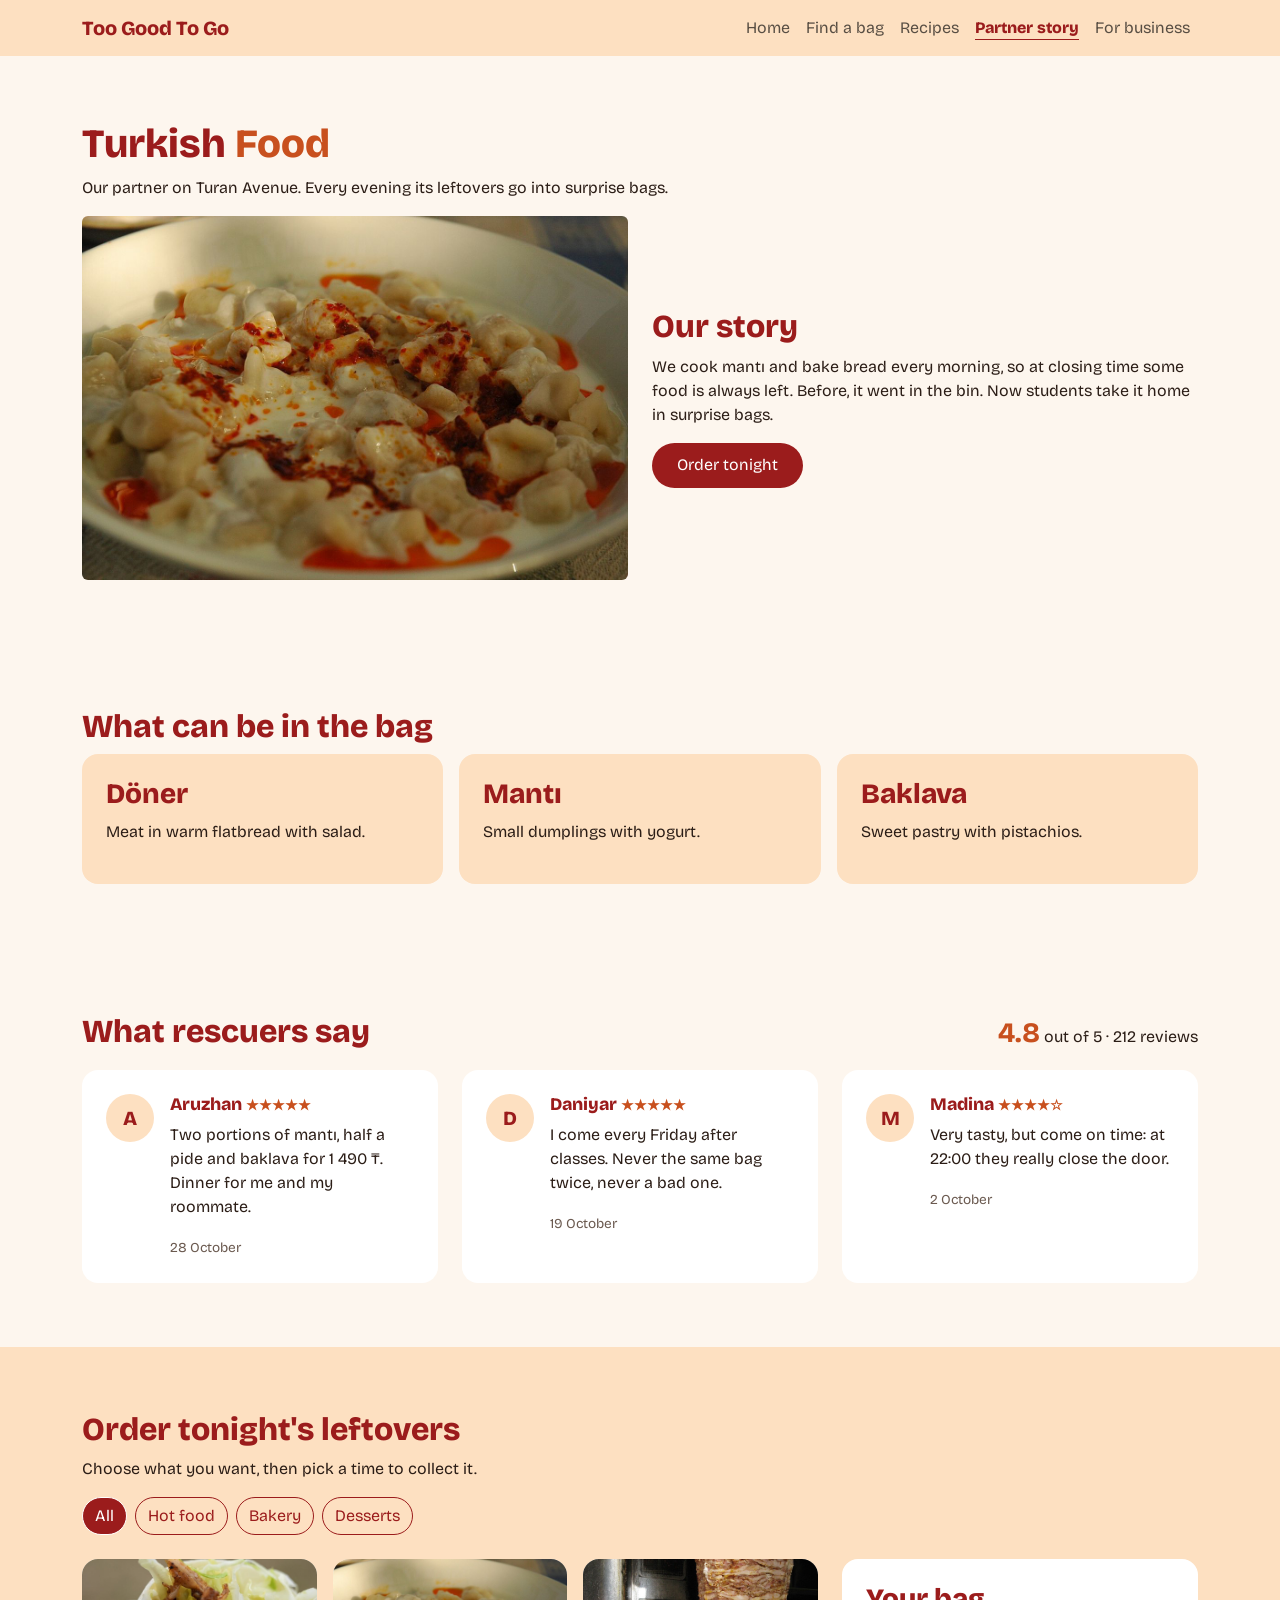
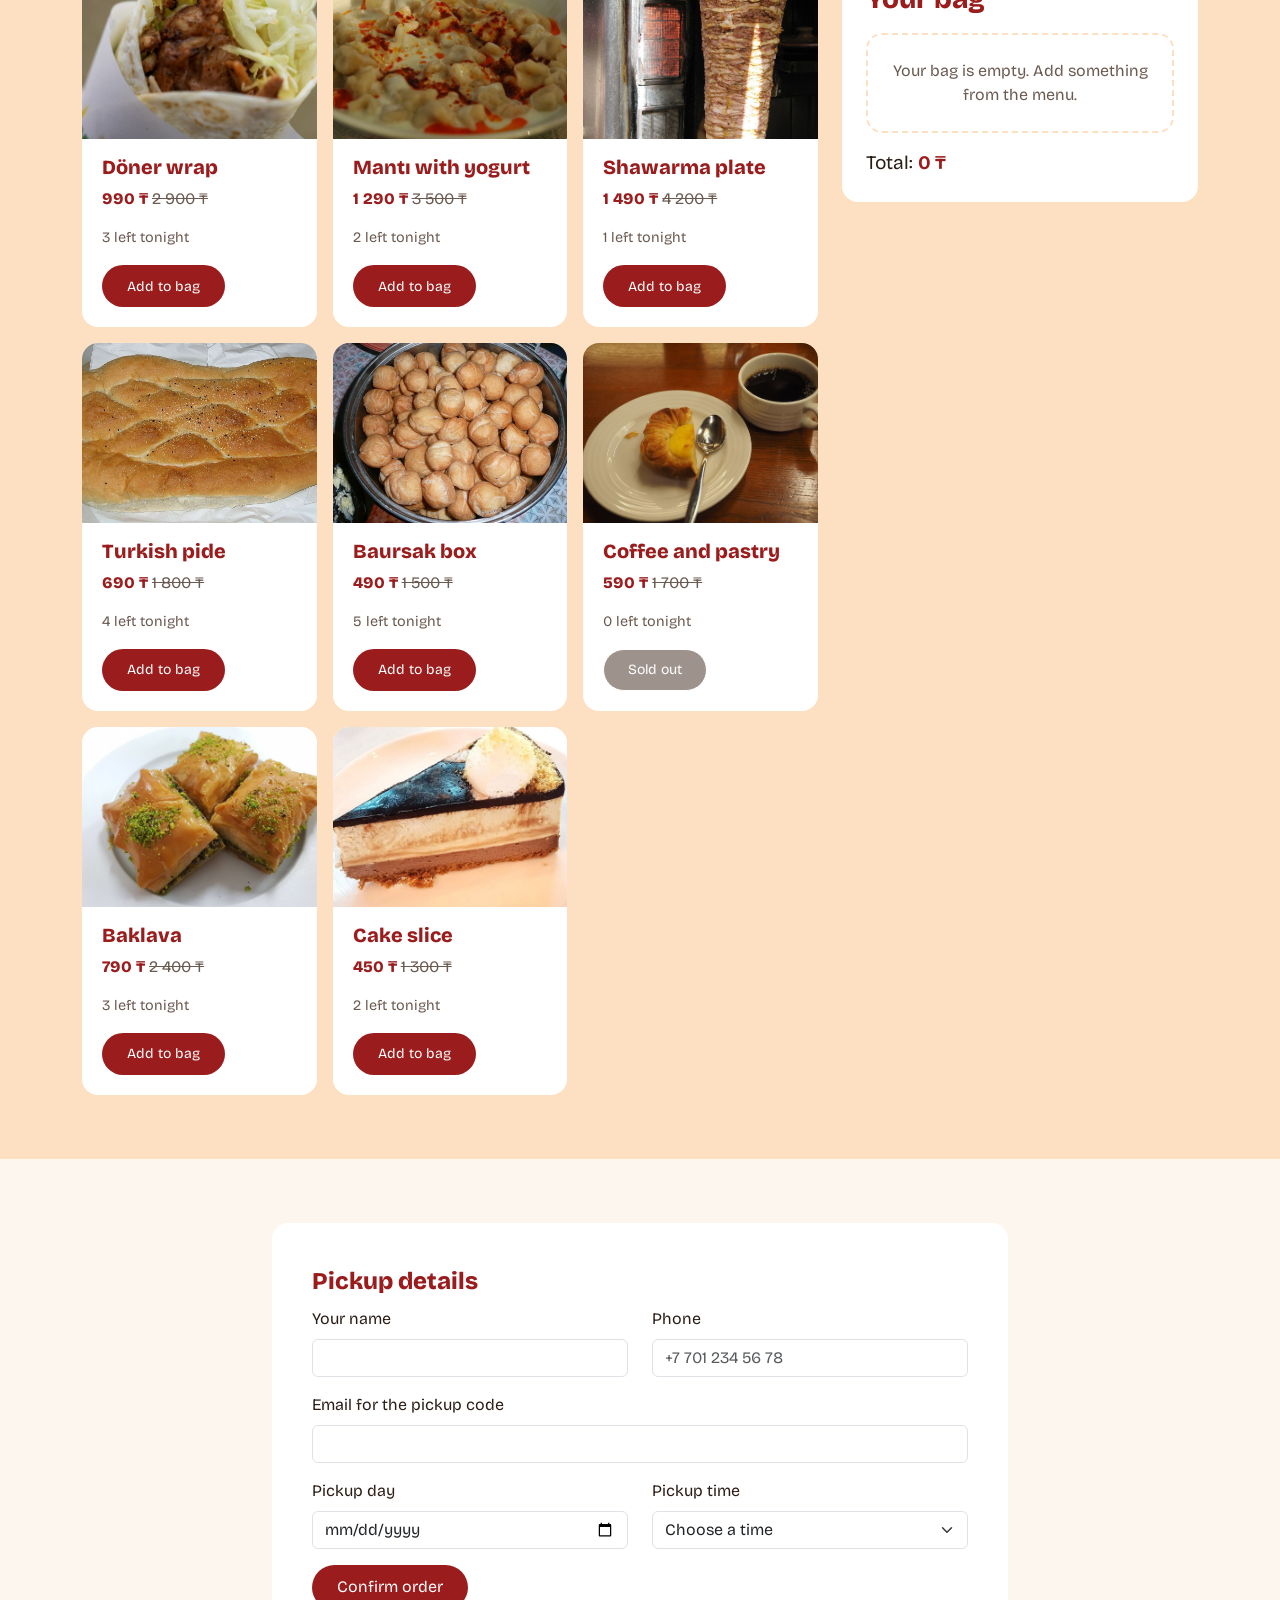
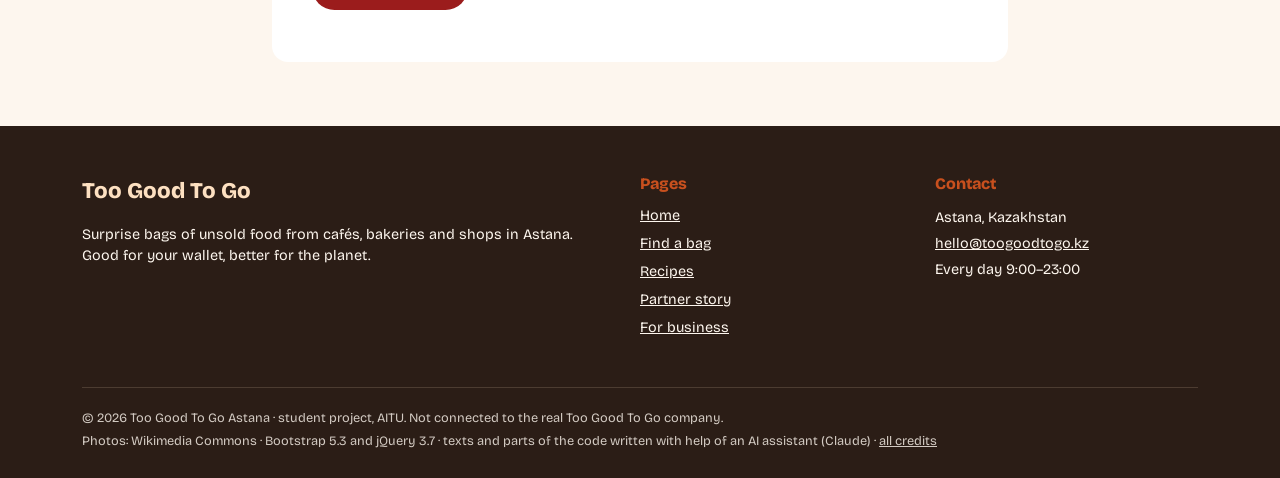
<file: store.html>
<!DOCTYPE html>
<html lang="en">
<head>
    <meta charset="UTF-8">
    <meta name="viewport" content="width=device-width, initial-scale=1">
    <title>Partner story — Too Good To Go</title>
    <link href="https://fonts.googleapis.com/css2?family=Bricolage+Grotesque:wght@400;600;800&display=swap" rel="stylesheet">
    <link href="https://cdn.jsdelivr.net/npm/bootstrap@5.3.8/dist/css/bootstrap.min.css" rel="stylesheet"
          integrity="sha384-sRIl4kxILFvY47J16cr9ZwB07vP4J8+LH7qKQnuqkuIAvNWLzeN8tE5YBujZqJLB" crossorigin="anonymous">
    <link rel="stylesheet" href="css/style.css">
    <link rel="stylesheet" href="css/store.css">
</head>
<body>

<header>
    <nav class="navbar navbar-expand-lg">
        <div class="container">
            <a class="navbar-brand" href="index.html">Too Good To Go</a>
            <button class="navbar-toggler" type="button" data-bs-toggle="collapse" data-bs-target="#menu"
                    aria-controls="menu" aria-expanded="false" aria-label="Open the menu">
                <span class="navbar-toggler-icon"></span>
            </button>
            <div class="collapse navbar-collapse" id="menu">
                <ul class="navbar-nav ms-auto">
                    <li class="nav-item"><a class="nav-link" href="index.html">Home</a></li>
                    <li class="nav-item"><a class="nav-link" href="bags.html">Find a bag</a></li>
                    <li class="nav-item"><a class="nav-link" href="recipes.html">Recipes</a></li>
                    <li class="nav-item"><a class="nav-link active" aria-current="page" href="store.html">Partner story</a></li>
                    <li class="nav-item"><a class="nav-link" href="business.html">For business</a></li>
                </ul>
            </div>
        </div>
    </nav>
</header>

<main>
    <!-- Two columns: on a phone the text is first, from 768px the photo is on the left -->
    <section>
        <div class="container">
            <h1>Turkish <span class="highlight">Food</span></h1>
            <p>Our partner on Turan Avenue. Every evening its leftovers go into surprise bags.</p>
            <div class="row align-items-center g-4">
                <div class="col-md-6 order-md-2">
                    <h2>Our story</h2>
                    <p>We cook mantı and bake bread every morning, so at closing time some food is always left.
                        Before, it went in the bin. Now students take it home in surprise bags.</p>
                    <a class="btn btn-brand js-scroll" href="#order">Order tonight</a>
                </div>
                <div class="col-md-6 order-md-1">
                    <img src="images/manti.jpg" class="img-fluid rounded" alt="Mantı with yogurt">
                </div>
            </div>
        </div>
    </section>

    <!-- What can be in the bag: my own grid -->
    <section>
        <div class="container">
            <h2>What can be in the bag</h2>
            <div class="inside">
                <div class="inside-item">
                    <h3>Döner</h3>
                    <p>Meat in warm flatbread with salad.</p>
                </div>
                <div class="inside-item">
                    <h3>Mantı</h3>
                    <p>Small dumplings with yogurt.</p>
                </div>
                <div class="inside-item">
                    <h3>Baklava</h3>
                    <p>Sweet pastry with pistachios.</p>
                </div>
            </div>
        </div>
    </section>

    <!-- Reviews: Flexbox, a round letter on the left and the text on the right -->
    <section>
        <div class="container">
            <div class="reviews-head">
                <h2>What rescuers say</h2>
                <p class="rating"><strong>4.8</strong> out of 5 · 212 reviews</p>
            </div>
            <div class="reviews">
                <article class="review">
                    <span class="review-avatar" aria-hidden="true">A</span>
                    <div>
                        <h3>Aruzhan <span class="stars" aria-label="5 stars">★★★★★</span></h3>
                        <p>Two portions of mantı, half a pide and baklava for 1 490 ₸. Dinner for me and my roommate.</p>
                        <time datetime="2026-10-28">28 October</time>
                    </div>
                </article>
                <article class="review">
                    <span class="review-avatar" aria-hidden="true">D</span>
                    <div>
                        <h3>Daniyar <span class="stars" aria-label="5 stars">★★★★★</span></h3>
                        <p>I come every Friday after classes. Never the same bag twice, never a bad one.</p>
                        <time datetime="2026-10-19">19 October</time>
                    </div>
                </article>
                <article class="review">
                    <span class="review-avatar" aria-hidden="true">M</span>
                    <div>
                        <h3>Madina <span class="stars" aria-label="4 stars">★★★★☆</span></h3>
                        <p>Very tasty, but come on time: at 22:00 they really close the door.</p>
                        <time datetime="2026-10-02">2 October</time>
                    </div>
                </article>
            </div>
        </div>
    </section>

    <!-- Order: the menu is made by JavaScript from an array (js/store.js) -->
    <section id="order" class="order">
        <div class="container">
            <h2>Order tonight's leftovers</h2>
            <p>Choose what you want, then pick a time to collect it.</p>

            <div class="filters" id="menu-filters">
                <button type="button" class="btn btn-line active" data-category="all">All</button>
                <button type="button" class="btn btn-line" data-category="hot">Hot food</button>
                <button type="button" class="btn btn-line" data-category="bakery">Bakery</button>
                <button type="button" class="btn btn-line" data-category="dessert">Desserts</button>
            </div>

            <div class="row g-4">
                <div class="col-lg-8">
                    <div class="row g-3" id="menu-list"></div>
                </div>

                <!-- the bag: list, total and the pickup form -->
                <div class="col-lg-4">
                    <aside class="cart">
                        <h3>Your bag</h3>
                        <ul class="cart-list" id="cart-list"></ul>
                        <p class="empty" id="cart-empty">Your bag is empty. Add something from the menu.</p>
                        <p class="cart-total">Total: <strong id="cart-total">0 ₸</strong></p>
                        <p class="cart-saved" id="cart-saved"></p>
                    </aside>
                </div>
            </div>
        </div>
    </section>

    <!-- Pickup form: checked by JavaScript, errors under the fields -->
    <section>
        <div class="container">
            <div class="row justify-content-center">
                <div class="col-lg-8">
                    <form class="site-form" id="order-form" novalidate>
                        <fieldset>
                            <legend>Pickup details</legend>
                            <div class="row">
                                <div class="col-md-6 mb-3">
                                    <label for="o-name" class="form-label">Your name</label>
                                    <input type="text" id="o-name" class="form-control" autocomplete="name">
                                    <div class="invalid-feedback"></div>
                                </div>
                                <div class="col-md-6 mb-3">
                                    <label for="o-phone" class="form-label">Phone</label>
                                    <input type="tel" id="o-phone" class="form-control" placeholder="+7 701 234 56 78" autocomplete="tel">
                                    <div class="invalid-feedback"></div>
                                </div>
                                <div class="col-12 mb-3">
                                    <label for="o-email" class="form-label">Email for the pickup code</label>
                                    <input type="email" id="o-email" class="form-control" autocomplete="email">
                                    <div class="invalid-feedback"></div>
                                </div>
                                <div class="col-md-6 mb-3">
                                    <label for="o-date" class="form-label">Pickup day</label>
                                    <input type="date" id="o-date" class="form-control">
                                    <div class="invalid-feedback"></div>
                                </div>
                                <div class="col-md-6 mb-3">
                                    <label for="o-time" class="form-label">Pickup time</label>
                                    <select id="o-time" class="form-select">
                                        <option value="">Choose a time</option>
                                        <option>20:00–20:30</option>
                                        <option>20:30–21:00</option>
                                        <option>21:00–21:30</option>
                                        <option>21:30–22:00</option>
                                    </select>
                                    <div class="invalid-feedback"></div>
                                </div>
                            </div>
                            <button type="submit" class="btn btn-brand">Confirm order</button>
                            <p class="order-error" id="cart-error" role="alert"></p>
                        </fieldset>
                    </form>
                    <p class="success" id="order-success" role="status"></p>
                </div>
            </div>
        </div>
    </section>
</main>

<footer>
    <div class="container">
        <!-- my own grid: 1 column on a phone, 3 from 768px -->
        <div class="footer-grid">
            <div>
                <p class="footer-brand">Too Good To Go</p>
                <p>Surprise bags of unsold food from cafés, bakeries and shops in Astana.
                    Good for your wallet, better for the planet.</p>
            </div>
            <nav aria-label="Footer menu">
                <h2 class="footer-title">Pages</h2>
                <ul class="footer-list">
                    <li><a href="index.html">Home</a></li>
                    <li><a href="bags.html">Find a bag</a></li>
                    <li><a href="recipes.html">Recipes</a></li>
                    <li><a href="store.html">Partner story</a></li>
                    <li><a href="business.html">For business</a></li>
                </ul>
            </nav>
            <div>
                <h2 class="footer-title">Contact</h2>
                <address>
                    Astana, Kazakhstan<br>
                    <a href="mailto:hello@toogoodtogo.kz">hello@toogoodtogo.kz</a><br>
                    Every day 9:00–23:00
                </address>
            </div>
        </div>
        <div class="footer-bottom">
            <p>© 2026 Too Good To Go Astana · student project, AITU. Not connected to the real Too Good To Go company.</p>
            <p class="credits">Photos: Wikimedia Commons ·
                Bootstrap 5.3 and jQuery 3.7 · texts and parts of the code written with help of an AI assistant (Claude) ·
                <a href="https://github.com/A11ert/TooGoodToGo#credits">all credits</a></p>
        </div>
    </div>
</footer>

<script src="https://code.jquery.com/jquery-3.7.1.min.js"
        integrity="sha256-/JqT3SQfawRcv/BIHPThkBvs0OEvtFFmqPF/lYI/Cxo=" crossorigin="anonymous"></script>
<script src="https://cdn.jsdelivr.net/npm/bootstrap@5.3.8/dist/js/bootstrap.bundle.min.js"
        integrity="sha384-FKyoEForCGlyvwx9Hj09JcYn3nv7wiPVlz7YYwJrWVcXK/BmnVDxM+D2scQbITxI"
        crossorigin="anonymous"></script>
<script src="js/main.js"></script>
<script src="js/store.js"></script>
</body>
</html>
</file>
<file: css/home.css>
/* Home page */

/* ---------- Hero ---------- */

/* soft orange glow behind the phone */
.hero {
    position: relative;
    overflow: hidden;
    background: radial-gradient(circle at 85% 40%, rgba(200, 80, 30, 0.18), transparent 45%);
}

.hero h1 {
    font-size: 2.75rem;
    line-height: 1.05;
}

.hero-lead {
    font-size: 1.15rem;
    max-width: 32rem;
}

.hero-buttons {
    display: flex;
    flex-wrap: wrap;
    gap: 0.75rem;
}

.hero-note {
    margin: 1.25rem 0 0;
    font-size: 0.9rem;
    color: var(--gray);
}

/* The phone: only HTML and CSS, no picture */
.hero-visual {
    position: relative;
    display: flex;
    justify-content: center;
    padding: 2rem 0;
}

.phone {
    width: min(85%, 21rem);
    padding: 2.5rem 1.1rem 1.1rem;
    border: 0.7rem solid var(--dark);
    border-radius: 3rem;
    background-color: var(--cream);
    box-shadow: 0 30px 60px rgba(155, 28, 28, 0.25);
    transform: rotate(4deg);
    transition: transform 0.4s;
    animation: float 4s ease-in-out infinite;
}

/* the phone goes up and down slowly; "translate" works together with "transform" */
@keyframes float {
    50% {
        translate: 0 -12px;
    }
}

/* hover: the phone turns straight */
.hero-visual:hover .phone {
    transform: rotate(0deg) scale(1.03);
}

.phone p {
    margin-bottom: 0.25rem;
}

.phone-top {
    display: flex;
    justify-content: space-between;
    font-size: 0.85rem;
    font-weight: 600;
    color: var(--gray);
}

.phone-bag {
    margin-top: 0.5rem;
    padding: 0.85rem;
    border-radius: 1.4rem;
    background-color: white;
}

/* photo with a "3 left" badge in the corner */
.phone-photo {
    position: relative;
    margin-bottom: 0.6rem;
}

.phone-photo img {
    width: 100%;
    height: 10rem;
    object-fit: cover;
    border-radius: 1rem;
}

.phone-left {
    position: absolute;
    top: 0.6rem;
    left: 0.6rem;
    padding: 0.2rem 0.7rem;
    border-radius: 2rem;
    background-color: var(--orange);
    color: white;
    font-size: 0.8rem;
    font-weight: 800;
}

.phone-store {
    font-size: 1.2rem;
    font-weight: 800;
}

.phone .phone-time {
    margin-bottom: 0.75rem;
    font-size: 0.9rem;
    color: var(--gray);
}

.phone-code {
    margin-top: 0.85rem;
    padding: 0.6rem;
    border: 2px dashed var(--peach);
    border-radius: 1rem;
    text-align: center;
    font-size: 0.85rem;
}

.phone-code strong {
    display: block;
    color: var(--red);
    font-size: 1.6rem;
    letter-spacing: 0.3em;
}

/* stickers around the phone */
.sticker {
    position: absolute;
    z-index: 1;
    padding: 0.45rem 1rem;
    border-radius: 2rem;
    font-weight: 800;
    color: white;
    box-shadow: 0 10px 24px rgba(43, 29, 22, 0.2);
}

.sticker-sale {
    top: 1rem;
    left: 0;
    background-color: var(--orange);
    font-size: 1.6rem;
    rotate: -12deg;
}

.sticker-co2 {
    right: 0;
    bottom: 3rem;
    background-color: #2f6b4f;
    font-size: 0.95rem;
    rotate: 6deg;
}

/* big emoji stickers: only from 576px, on a phone there is no room */
.sticker-emoji {
    display: none;
    position: absolute;
    font-size: 2.75rem;
}

.sticker-bread {
    top: 45%;
    left: 2%;
}

.sticker-donut {
    top: 0.5rem;
    right: 6%;
}

@media (min-width: 576px) {
    .sticker-emoji {
        display: block;
    }
}

/* people who turn off animations in the system do not get the moving phone */
@media (prefers-reduced-motion: reduce) {
    .phone {
        animation: none;
    }
}

/* ---------- How it works: Bootstrap carousel on a red background ---------- */

.how {
    background-color: var(--red);
    color: var(--cream);
}

.how h2 {
    color: var(--cream);
    font-size: 2.5rem;
    text-transform: uppercase;
}

.how-label {
    color: var(--peach);
    font-weight: 800;
    text-transform: uppercase;
}

/* arrows and dots in one row under the text */
.how-controls {
    display: flex;
    align-items: center;
    gap: 0.75rem;
}

.how-controls button {
    background: none;
    border: none;
    color: var(--peach);
    font-size: 1.5rem;
}

.how-controls .dot {
    width: 10px;
    height: 10px;
    padding: 0;
    border-radius: 50%;
    background-color: var(--peach);
    opacity: 0.4;
}

.how-controls .dot.active {
    opacity: 1;
}

/* two photos: the small one lies on the corner of the big one */
.how-photos {
    position: relative;
    max-width: 30rem;
    margin-left: auto;
    padding: 0 0 3rem 3rem;
}

.how-big {
    width: 100%;
    aspect-ratio: 1 / 1;
    object-fit: cover;
}

.how-small {
    position: absolute;
    left: 0;
    bottom: 0;
    width: 45%;
    aspect-ratio: 1 / 1;
    object-fit: cover;
}

/* ---------- Two sides: my own grid, 1 column on a phone, 2 from 768px ---------- */

.sides-grid {
    display: grid;
    gap: 1.5rem;
    margin-top: 2rem;
}

.side {
    padding: 2rem;
    border-radius: 1.5rem;
    background-color: white;
    transition: transform 0.2s, box-shadow 0.2s;
}

.side:hover {
    transform: translateY(-5px);
    box-shadow: 0 12px 24px rgba(155, 28, 28, 0.15);
}

.side-emoji {
    display: block;
    margin-bottom: 1rem;
    font-size: 3rem;
}

/* ---------- Numbers: my own grid, 1 column on a phone, 3 from 768px ---------- */

.numbers {
    background-color: var(--dark);
    color: var(--cream);
}

.numbers h2 {
    color: var(--peach);
}

.stats {
    display: grid;
    gap: 1rem;
    padding: 0;
    list-style: none;
}

.stats li {
    padding: 1.5rem;
    border: 1px solid rgba(253, 224, 193, 0.3);
    border-radius: 1rem;
    transition: background-color 0.2s;
}

.stats li:hover {
    background-color: rgba(253, 224, 193, 0.1);
}

.stats strong {
    display: block;
    font-size: 2.5rem;
    color: var(--orange);
}

.source {
    margin: 0;
    font-size: 0.85rem;
    opacity: 0.7;
}

/* ---------- FAQ: my own accordion ---------- */

.faq-item {
    margin-bottom: 0.75rem;
    background-color: white;
    border-radius: 1rem;
}

.faq-item h3 {
    margin: 0;
}

.faq-question {
    display: flex;
    justify-content: space-between;
    width: 100%;
    padding: 1rem 1.25rem;
    border: none;
    border-radius: 1rem;
    background: none;
    color: var(--red);
    font-size: 1.1rem;
    font-weight: 800;
    text-align: left;
}

.faq-question:hover {
    background-color: var(--peach);
}

/* the + turns into × when the answer is open */
.faq-question::after {
    content: "+";
    transition: transform 0.3s;
}

.faq-item.open .faq-question::after {
    transform: rotate(45deg);
}

/* answers are hidden at the start, jQuery shows them */
.faq-answer {
    display: none;
    padding: 0 1.25rem 1rem;
}

.faq-answer p {
    margin: 0;
}

/* ---------- from 768px: bigger headings, 3 numbers in a row ---------- */
@media (min-width: 768px) {
    .hero h1 {
        font-size: 4rem;
    }

    .how h2 {
        font-size: 3.5rem;
    }

    .stats {
        grid-template-columns: repeat(3, 1fr);
    }

    .sides-grid {
        grid-template-columns: 1fr 1fr;
    }
}
</file>
<file: css/bags.css>
/* Find a bag page */

.finder {
    margin-bottom: 1rem;
    padding: 1.25rem;
    border-radius: 1rem;
    background-color: var(--peach);
}

.finder .form-control:focus,
.finder .form-select:focus {
    border-color: var(--orange);
    box-shadow: none;
}

.result-info {
    font-weight: 600;
}

/* the photo with a badge "3 left" in the corner */
.bag-photo {
    position: relative;
}

.badge-left {
    position: absolute;
    top: 0.75rem;
    left: 0.75rem;
    padding: 0.25rem 0.75rem;
    border-radius: 2rem;
    background-color: var(--orange);
    color: white;
    font-size: 0.85rem;
    font-weight: 800;
}

/* only 1 bag left: red badge */
.badge-left.last {
    background-color: var(--red);
}

.bag-store {
    margin-bottom: 0.25rem;
    font-size: 0.9rem;
    color: var(--gray);
}

.bag-time {
    margin: 0;
    font-size: 0.9rem;
}

/* hidden at the start, jQuery shows it when nothing is found */
#nothing {
    display: none;
}

/* quick facts: 3 numbers in a row (Flexbox) */
.facts {
    display: flex;
    flex-wrap: wrap;
    gap: 1rem;
    margin: 1.5rem 0;
    padding: 0;
    list-style: none;
}

.facts li {
    flex: 1 1 140px;
    padding: 1rem 1.25rem;
    border-radius: 1rem;
    background-color: var(--dark);
    color: var(--cream);
}

.facts strong {
    display: block;
    font-size: 2rem;
    color: var(--peach);
}
</file>
<file: css/business.css>
/* For business page */

.why {
    padding: 0;
    list-style: none;
}

.why li {
    margin-bottom: 0.75rem;
    padding: 1rem 1.25rem;
    border-radius: 1rem;
    background-color: white;
    font-weight: 600;
    transition: transform 0.2s;
}

.why li:hover {
    transform: translateX(6px);
}

/* calculator on a dark background */
.calc {
    background-color: var(--dark);
    color: var(--cream);
}

.calc h2 {
    color: var(--peach);
}

.calc .form-control:focus {
    border-color: var(--orange);
    box-shadow: none;
}

.calc .invalid-feedback {
    color: var(--peach);
}

.calc-result {
    padding: 2rem;
    border-radius: 1rem;
    background-color: var(--red);
    text-align: center;
}

.calc-result p {
    margin: 0;
}

.calc-result strong {
    display: block;
    font-size: 2.75rem;
    color: var(--peach);
}


.partner-total {
    font-weight: 600;
}

.partner {
    height: 100%;
    padding: 1.25rem;
    border-radius: 1rem;
    background-color: white;
    transition: transform 0.2s, box-shadow 0.2s;
}

.partner:hover {
    transform: translateY(-4px);
    box-shadow: 0 12px 24px rgba(155, 28, 28, 0.15);
}

.partner h3 {
    font-size: 1.15rem;
    margin-bottom: 0.25rem;
}

.partner p {
    margin: 0;
    color: var(--gray);
}

.partner strong {
    color: var(--orange);
}

.join {
    background-color: var(--peach);
}

/* ---------- Steps: my own grid with numbers from a CSS counter ---------- */

.steps {
    display: grid;
    gap: 1.5rem;
    padding: 0;
    list-style: none;
    counter-reset: step;
}

.steps li {
    position: relative;
    padding: 1.5rem;
    border-radius: 1rem;
    background-color: white;
    counter-increment: step;
}

/* the number 01, 02, 03 is made by CSS, not written in HTML */
.steps li::before {
    content: "0" counter(step);
    position: absolute;
    top: 1rem;
    right: 1.25rem;
    font-size: 2rem;
    font-weight: 800;
    color: var(--peach);
}

.step-icon {
    font-size: 2.5rem;
}

.steps h3 {
    margin-top: 0.5rem;
    font-size: 1.2rem;
}

.steps p {
    margin: 0;
}

@media (min-width: 768px) {
    .steps {
        grid-template-columns: repeat(3, 1fr);
    }
}
</file>
<file: css/store.css>
/* Partner story page (my Assignment 3 page) */

/* my own grid: 1 column on a phone */
.inside {
    display: grid;
    gap: 1rem;
}

.inside-item {
    background-color: var(--peach);
    border-radius: 1rem;
    padding: 1.5rem;
}

/* from 768px: 3 in a row */
@media (min-width: 768px) {
    .inside {
        grid-template-columns: repeat(3, 1fr);
    }
}


/* ---------- Reviews: Flexbox ---------- */

.reviews-head {
    display: flex;
    flex-wrap: wrap;
    justify-content: space-between;
    align-items: baseline;
    gap: 0.5rem 2rem;
}

.rating strong {
    font-size: 1.75rem;
    color: var(--orange);
}

/* cards go to the next line when there is no room */
.reviews {
    display: flex;
    flex-wrap: wrap;
    gap: 1.5rem;
}

.review {
    flex: 1 1 280px;
    display: flex;
    gap: 1rem;
    padding: 1.5rem;
    border-radius: 1rem;
    background-color: white;
}

/* the first letter of the name in a circle */
.review-avatar {
    flex-shrink: 0;
    display: grid;
    place-items: center;
    width: 3rem;
    height: 3rem;
    border-radius: 50%;
    background-color: var(--peach);
    color: var(--red);
    font-size: 1.25rem;
    font-weight: 800;
}

.review h3 {
    font-size: 1.1rem;
}

.stars {
    color: var(--orange);
    font-size: 0.9rem;
}

.review time {
    font-size: 0.85rem;
    color: var(--gray);
}

/* ---------- Order: filters, menu, bag ---------- */

.order {
    background-color: var(--peach);
}


.left {
    font-size: 0.9rem;
    color: var(--gray);
}

/* the bag stays on the screen while you scroll the menu (from 992px) */
.cart {
    padding: 1.5rem;
    border-radius: 1rem;
    background-color: white;
}

.cart-list {
    padding: 0;
    list-style: none;
}

.cart-list li {
    display: flex;
    justify-content: space-between;
    gap: 0.5rem;
    padding: 0.5rem 0;
    border-bottom: 1px dashed var(--peach);
}

/* the price and the button stay on one line */
.cart-list li span:last-child {
    white-space: nowrap;
}

.remove {
    width: 1.75rem;
    height: 1.75rem;
    margin-left: 0.25rem;
    border: none;
    border-radius: 50%;
    background-color: var(--peach);
    color: var(--red);
    font-weight: 800;
    transition: background-color 0.2s;
}

.remove:hover {
    background-color: var(--red);
    color: white;
}

.cart-total {
    margin: 1rem 0 0;
    font-size: 1.2rem;
}

.cart-total strong {
    color: var(--red);
}

.cart-saved {
    margin: 0;
    color: #2f6b4f;
    font-weight: 600;
}

/* error under the button when the bag is empty */
.order-error {
    margin: 0.75rem 0 0;
    color: var(--red);
}

@media (min-width: 992px) {
    .cart {
        position: sticky;
        top: 1rem;
    }
}
</file>
<file: css/style.css>
/* Too Good To Go - shared styles for all pages (loaded after Bootstrap) */

:root {
    --cream: #fdf6ee;
    --peach: #fde0c1;
    --red: #9b1c1c;
    --orange: #c8501e;
    --dark: #2b1d16;
    --gray: #6b5a50;
}

/* Bootstrap turns on smooth scrolling; we scroll with jQuery animate(), so it is turned off here */
:root {
    scroll-behavior: auto;
}

/* Flexbox column: main takes the free space, so the footer is always at the bottom */
body {
    display: flex;
    flex-direction: column;
    min-height: 100vh;
    background-color: var(--cream);
    color: var(--dark);
    font-family: "Bricolage Grotesque", sans-serif;
}

main {
    flex: 1;
}

h1, h2, h3 {
    font-weight: 800;
    color: var(--red);
}

section {
    padding: 2.5rem 0;
}

/* orange words in the big headings */
.highlight {
    color: var(--orange);
}

/* small label above a heading */
.eyebrow {
    margin-bottom: 0.75rem;
    color: var(--orange);
    font-size: 0.85rem;
    font-weight: 800;
    letter-spacing: 0.08em;
    text-transform: uppercase;
}

/* "live" dot that pulses, like a recording light */
.live-dot {
    display: inline-block;
    width: 0.6rem;
    height: 0.6rem;
    margin-right: 0.5rem;
    border-radius: 50%;
    background-color: var(--orange);
    vertical-align: middle;
    animation: pulse 1.5s infinite;
}

@keyframes pulse {
    50% {
        opacity: 0.3;
    }
}

/* visible focus for the Tab key on every link, button and field */
a:focus-visible,
button:focus-visible,
input:focus-visible,
select:focus-visible,
textarea:focus-visible {
    outline: 3px solid var(--orange);
    outline-offset: 2px;
    box-shadow: none;
}

/* menu: the current page is red and underlined */
.navbar {
    background-color: var(--peach);
    --bs-navbar-active-color: var(--red);
}

.navbar-brand {
    font-weight: 800;
    color: var(--red);
}

.nav-link.active {
    font-weight: 800;
    text-decoration: underline;
    text-underline-offset: 6px;
}

/* main button: Bootstrap reads these variables */
.btn-brand {
    --bs-btn-bg: var(--red);
    --bs-btn-color: white;
    --bs-btn-hover-bg: var(--dark);
    --bs-btn-hover-color: white;
    --bs-btn-active-bg: var(--dark);
    --bs-btn-active-color: white;
    --bs-btn-disabled-bg: var(--gray);
    --bs-btn-disabled-color: white;
    border-radius: 2rem;
    padding: 0.6rem 1.5rem;
    transition: transform 0.2s, background-color 0.2s;
}

/* light button with a border (filters, small actions) */
.btn-line {
    --bs-btn-color: var(--red);
    --bs-btn-border-color: var(--red);
    --bs-btn-hover-bg: var(--red);
    --bs-btn-hover-color: white;
    --bs-btn-hover-border-color: var(--red);
    --bs-btn-active-bg: var(--red);
    --bs-btn-active-color: white;
    border-radius: 2rem;
    transition: transform 0.2s, background-color 0.2s;
}

/* hover: buttons move up a little */
.btn-brand:hover,
.btn-line:hover {
    transform: translateY(-2px);
}

/* filter buttons in a row, they go to the next line on a phone */
.filters {
    display: flex;
    flex-wrap: wrap;
    gap: 0.5rem;
    margin-bottom: 1.5rem;
}

/* the chosen filter button */
.btn-line.active {
    background-color: var(--red);
    color: white;
}

/* card used on several pages: white, round, lifts on hover */
.food-card {
    height: 100%;
    background-color: white;
    border-radius: 1rem;
    overflow: hidden;
    transition: transform 0.2s, box-shadow 0.2s;
}

.food-card:hover {
    transform: translateY(-5px);
    box-shadow: 0 12px 24px rgba(155, 28, 28, 0.15);
}

.food-card img {
    width: 100%;
    height: 180px;
    object-fit: cover;
}

.food-card-body {
    padding: 1rem 1.25rem 1.25rem;
}

.food-card h3 {
    font-size: 1.25rem;
}

.price {
    font-weight: 800;
    color: var(--red);
}

/* the old price is gray and crossed out */
.price s {
    font-weight: 400;
    color: var(--gray);
}

/* "nothing found" and "empty bag" messages */
.empty {
    padding: 1.5rem;
    border: 2px dashed var(--peach);
    border-radius: 1rem;
    text-align: center;
    color: var(--gray);
}

/* forms: white box, our colours for errors */
.site-form {
    background-color: white;
    border-radius: 1rem;
    padding: 1.5rem;
    --bs-form-invalid-color: var(--red);
    --bs-form-invalid-border-color: var(--red);
}

.site-form legend {
    font-weight: 800;
    color: var(--red);
}

.site-form .form-control:focus,
.site-form .form-select:focus {
    border-color: var(--orange);
}

/* green message after a correct submit, hidden at the start */
.success {
    display: none;
    margin-top: 1rem;
    padding: 1rem;
    border-radius: 1rem;
    background-color: #e3f1e8;
    color: #1f5a3a;
    font-weight: 600;
}

/* footer: dark, 3 columns from 768px */
footer {
    background-color: var(--dark);
    color: var(--cream);
    padding: 3rem 0 1.5rem;
    font-size: 0.9rem;
}

.footer-grid {
    display: grid;
    gap: 2rem;
}

.footer-brand {
    font-size: 1.4rem;
    font-weight: 800;
    color: var(--peach);
}

.footer-title {
    margin-bottom: 0.75rem;
    font-size: 1rem;
    color: var(--orange);
}

.footer-list {
    padding: 0;
    list-style: none;
}

.footer-list li {
    margin-bottom: 0.4rem;
}

footer a {
    color: var(--cream);
}

footer a:hover {
    color: var(--peach);
}

footer address {
    margin: 0;
    line-height: 1.8;
}

.footer-bottom {
    margin-top: 2rem;
    padding-top: 1.25rem;
    border-top: 1px solid rgba(253, 224, 193, 0.2);
    font-size: 0.8rem;
    opacity: 0.8;
}

.footer-bottom p {
    margin: 0 0 0.25rem;
}

/* more space between sections on bigger screens */
@media (min-width: 768px) {
    section {
        padding: 4rem 0;
    }

    .footer-grid {
        grid-template-columns: 2fr 1fr 1fr;
    }
}

@media (min-width: 992px) {
    .site-form {
        padding: 2.5rem;
    }
}
</file>
<file: css/recipes.css>
/* Recipes page */

.recipe-meta {
    font-size: 0.9rem;
    color: var(--gray);
}

/* steps are hidden at the start, jQuery opens them */
.recipe-steps {
    display: none;
    margin: 1rem 0 0;
    padding-left: 1.25rem;
}

.recipe-steps li {
    margin-bottom: 0.4rem;
}

.share {
    background-color: var(--peach);
}

/* ---------- Storage tips: Flexbox ---------- */

.keep {
    display: flex;
    flex-wrap: wrap;
    gap: 1.5rem;
    padding: 0;
    list-style: none;
}

/* grows and shrinks, but not narrower than 220px */
.keep li {
    flex: 1 1 220px;
    padding: 1.5rem;
    border-top: 4px solid var(--orange);
    border-radius: 1rem;
    background-color: white;
}

.keep-icon {
    font-size: 2.5rem;
}

.keep h3 {
    margin-top: 0.5rem;
    font-size: 1.15rem;
}

.keep p {
    margin: 0;
}
</file>
